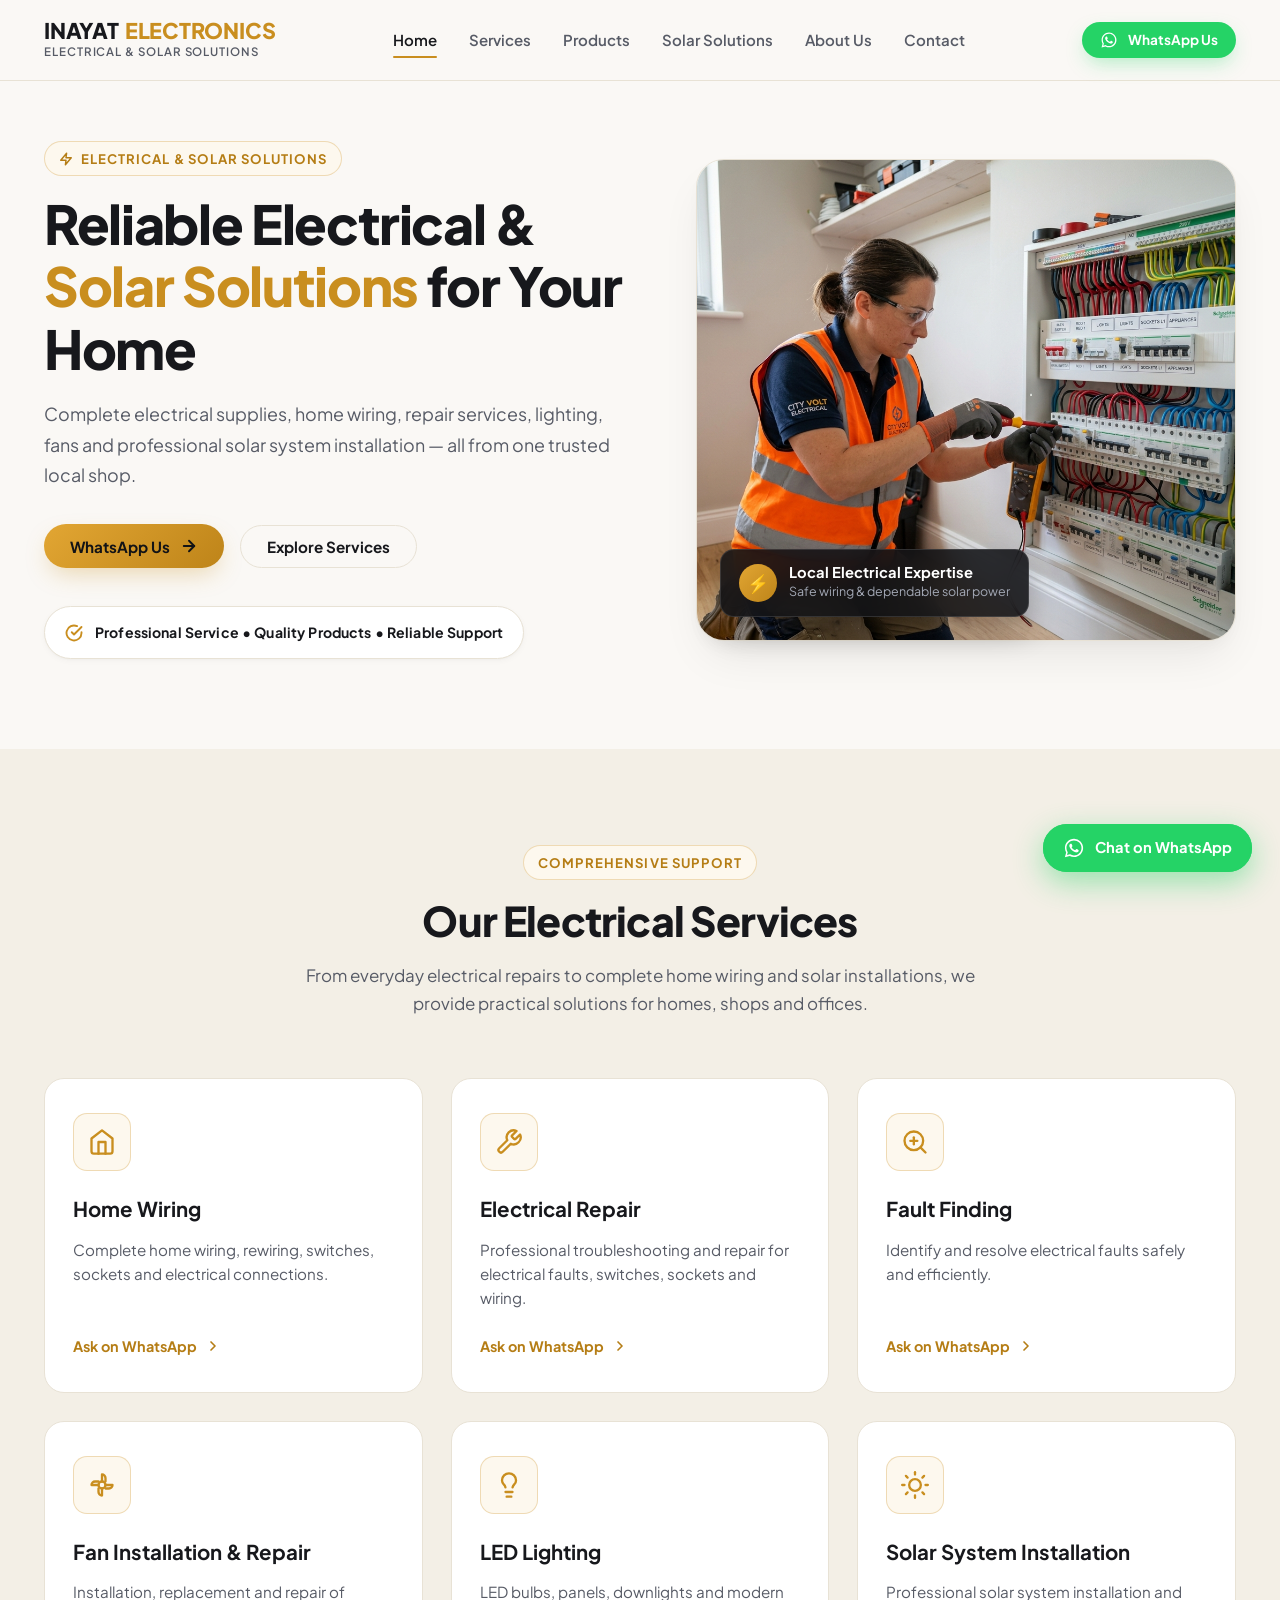
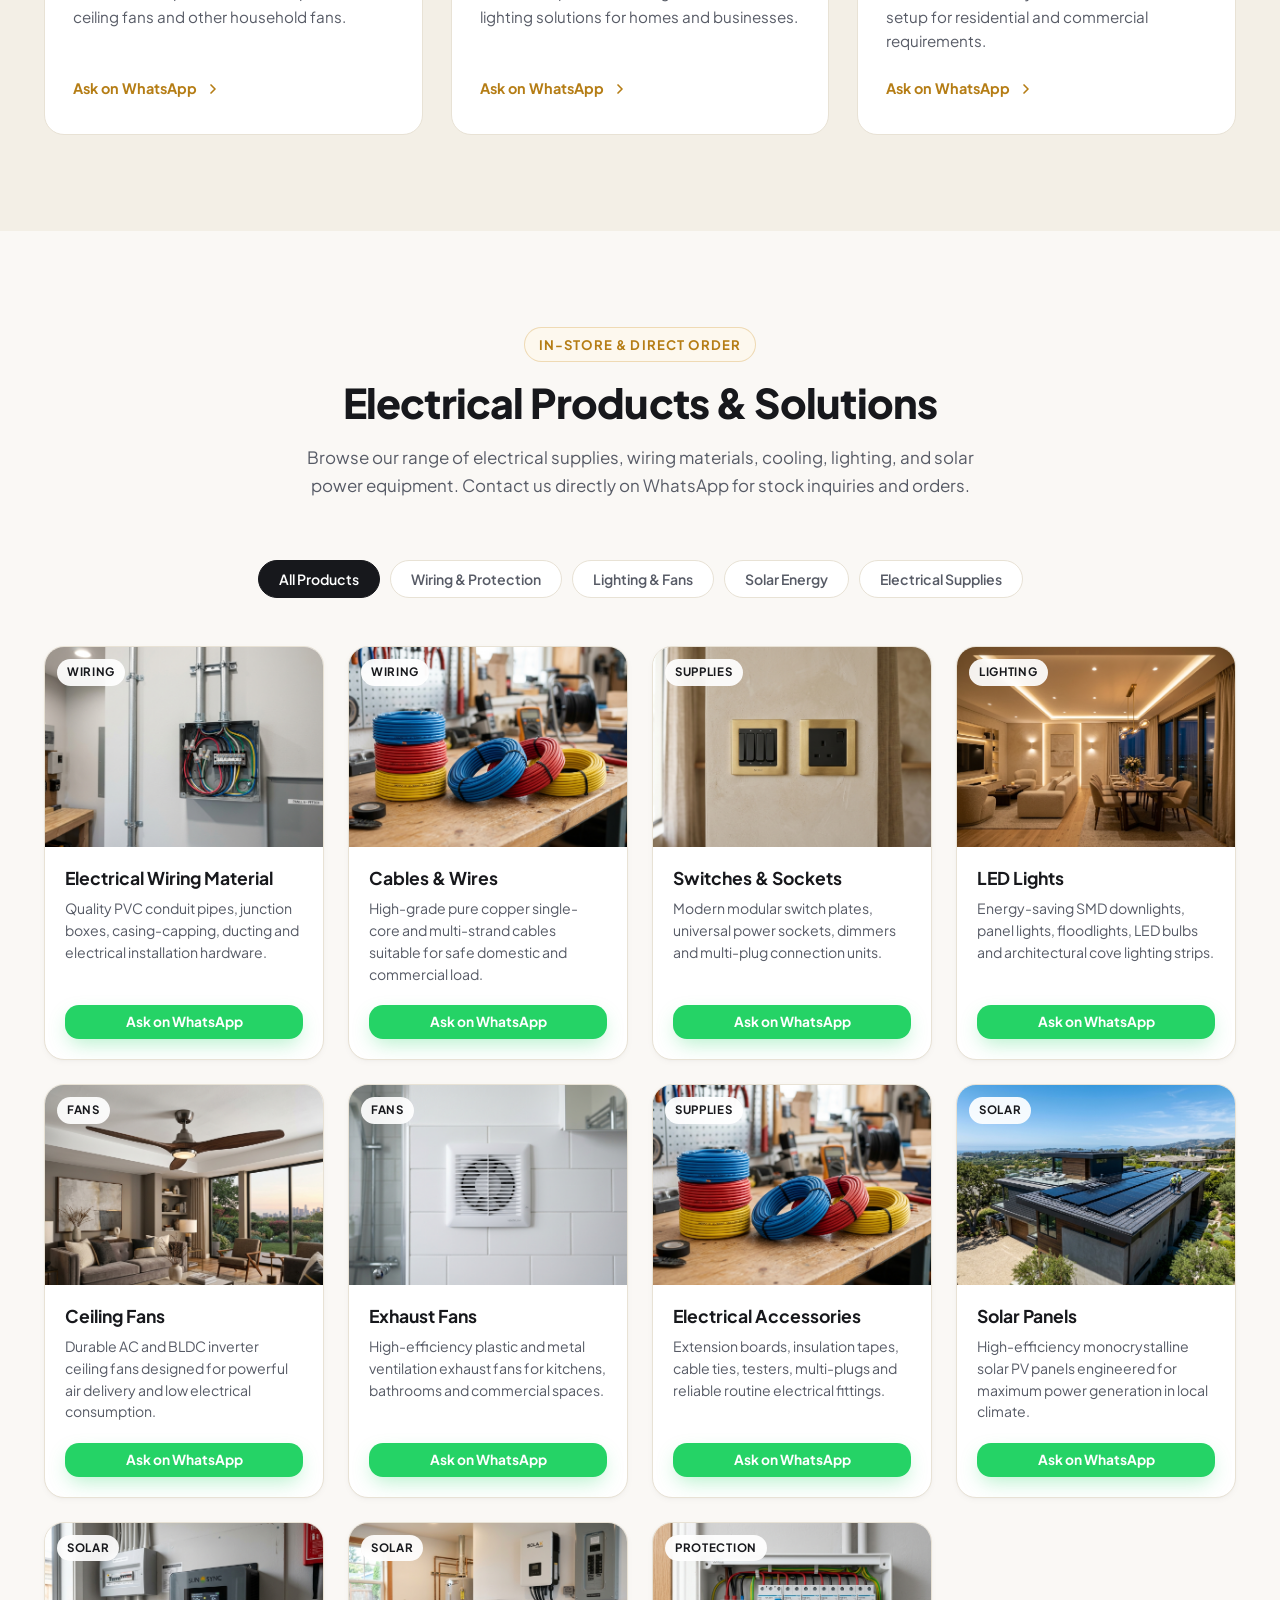
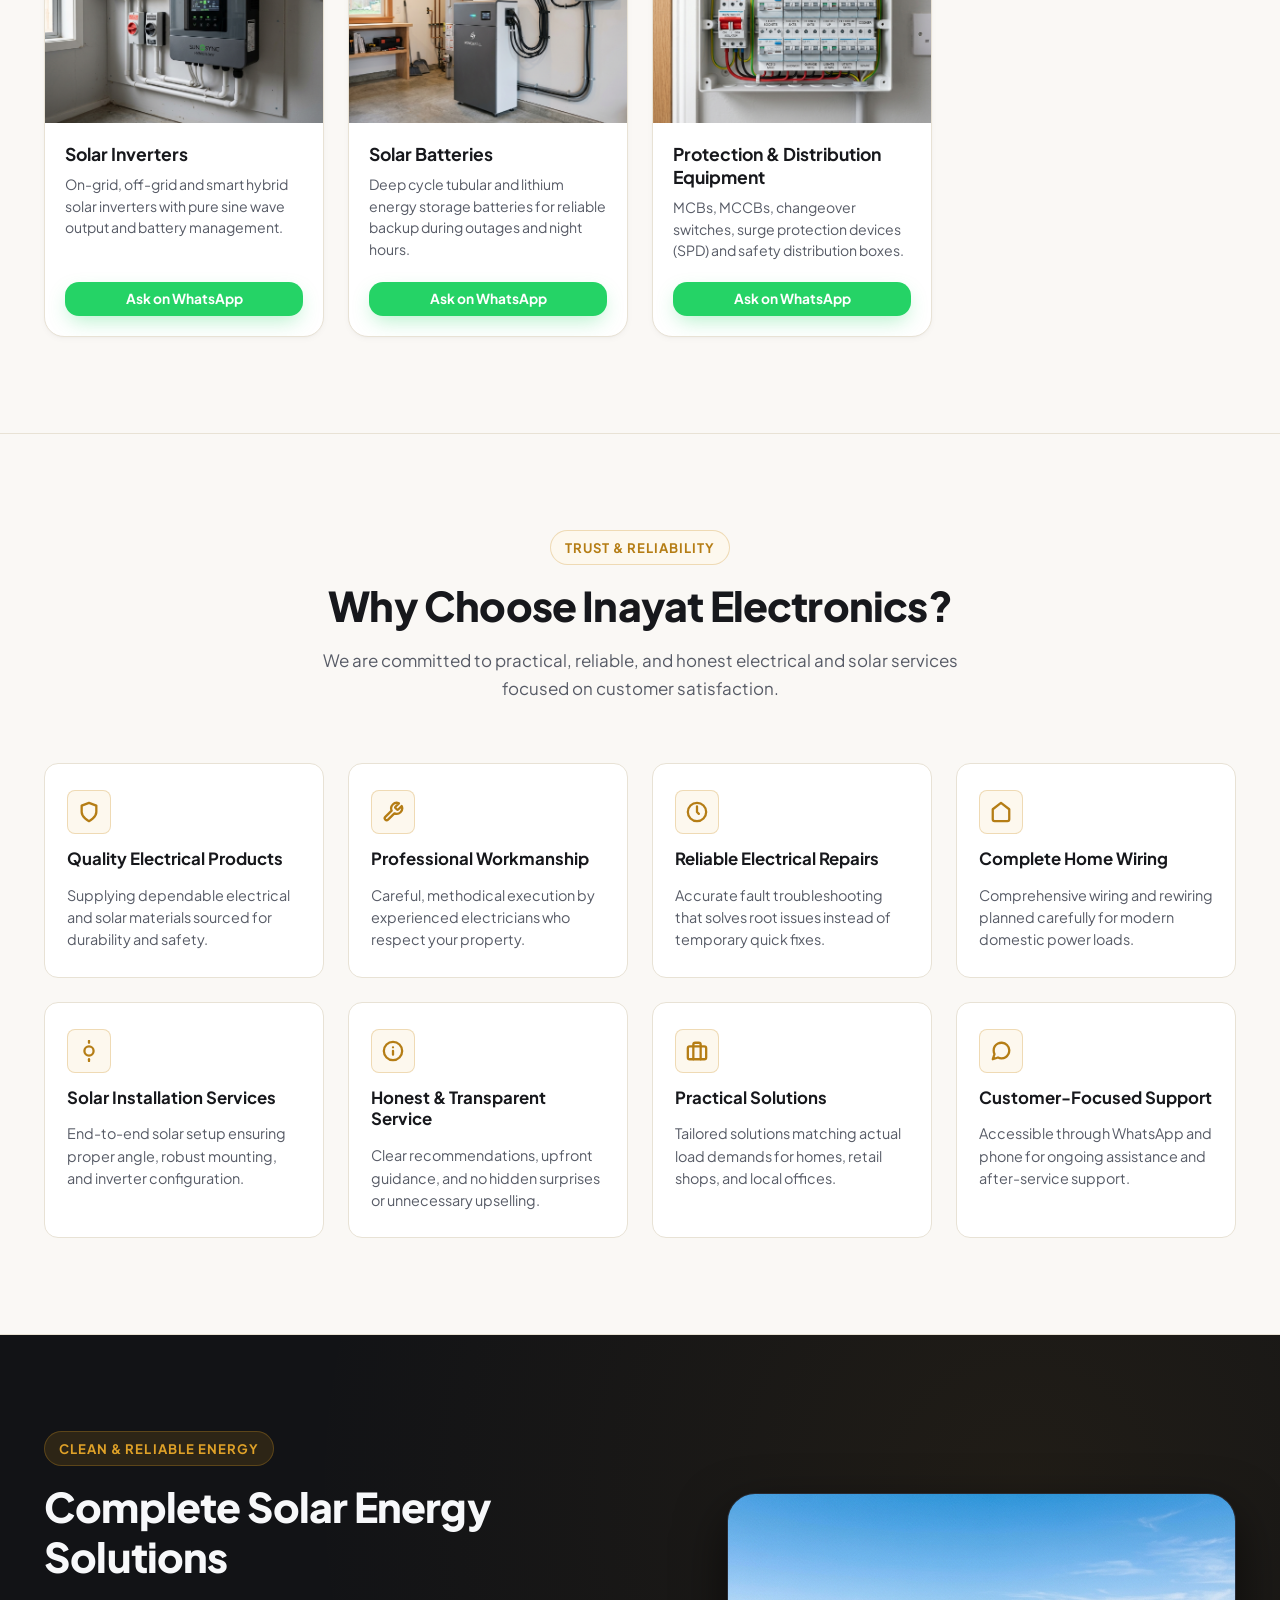
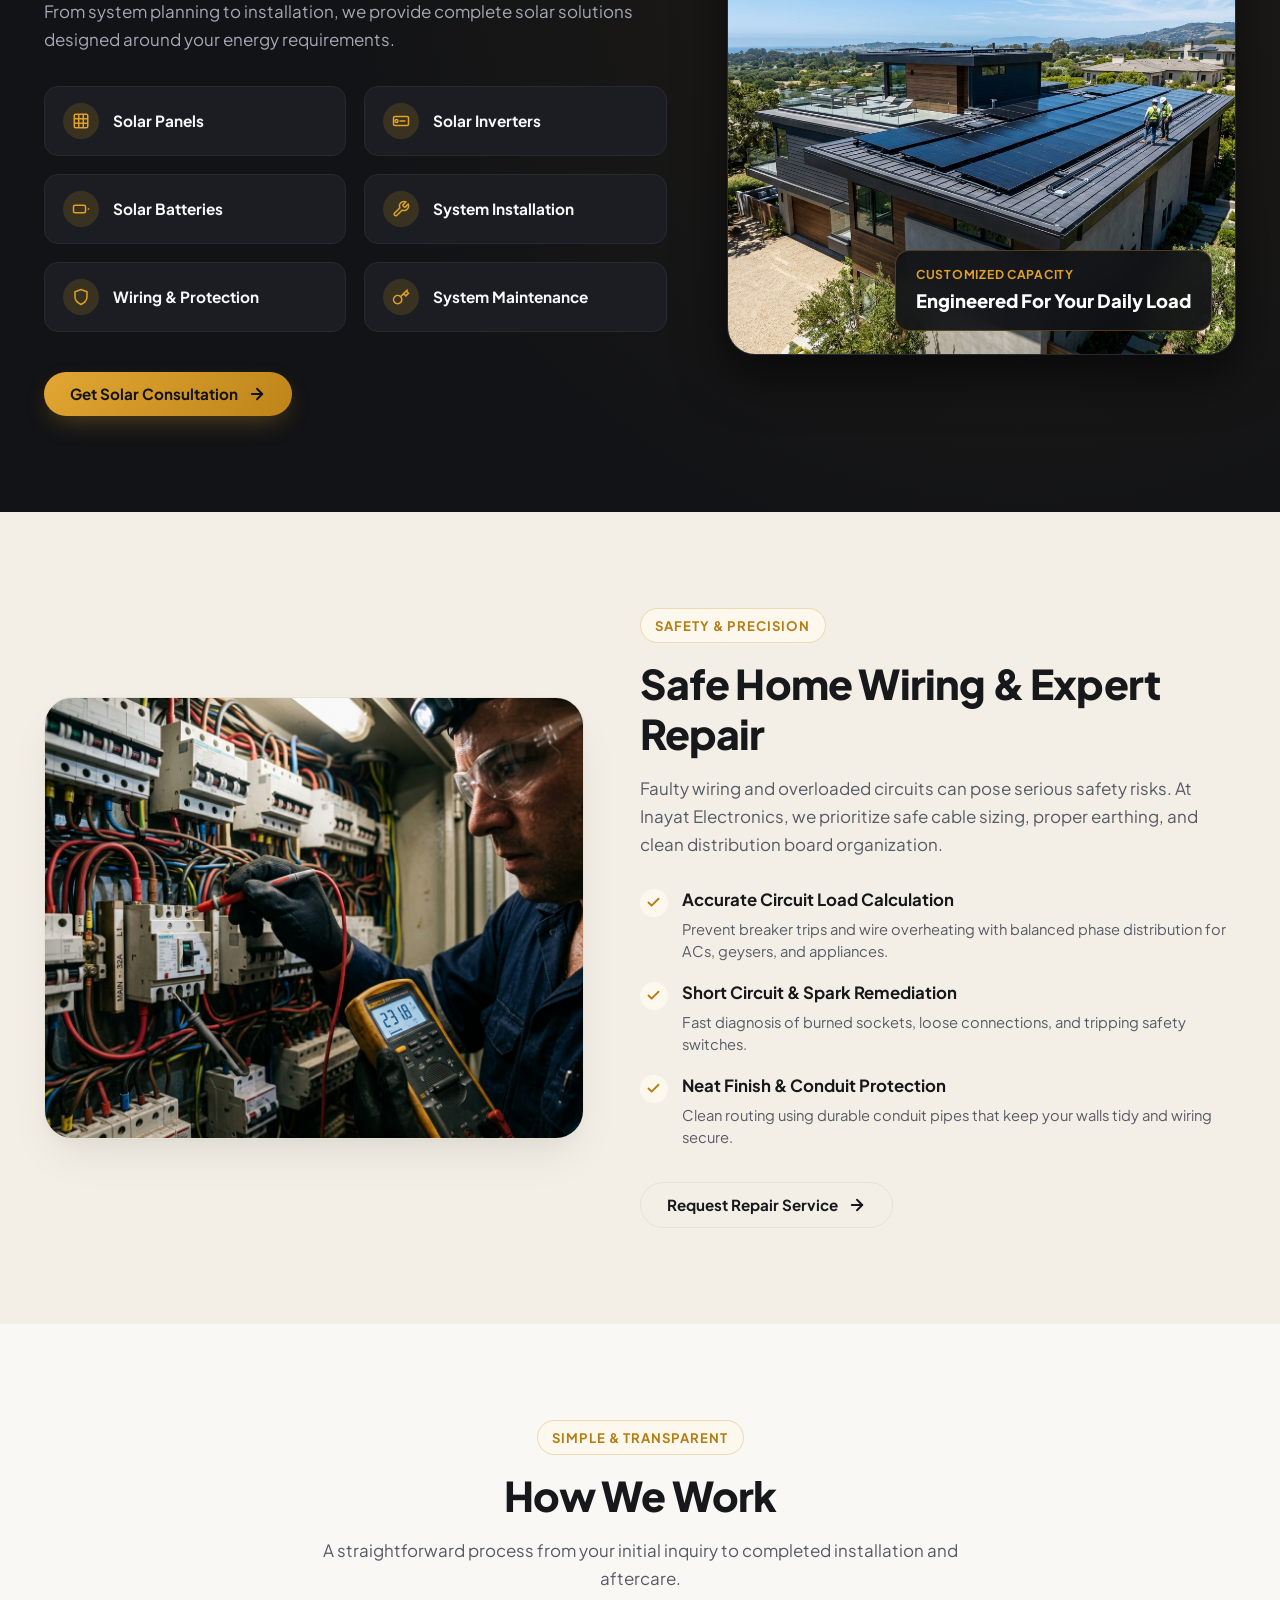
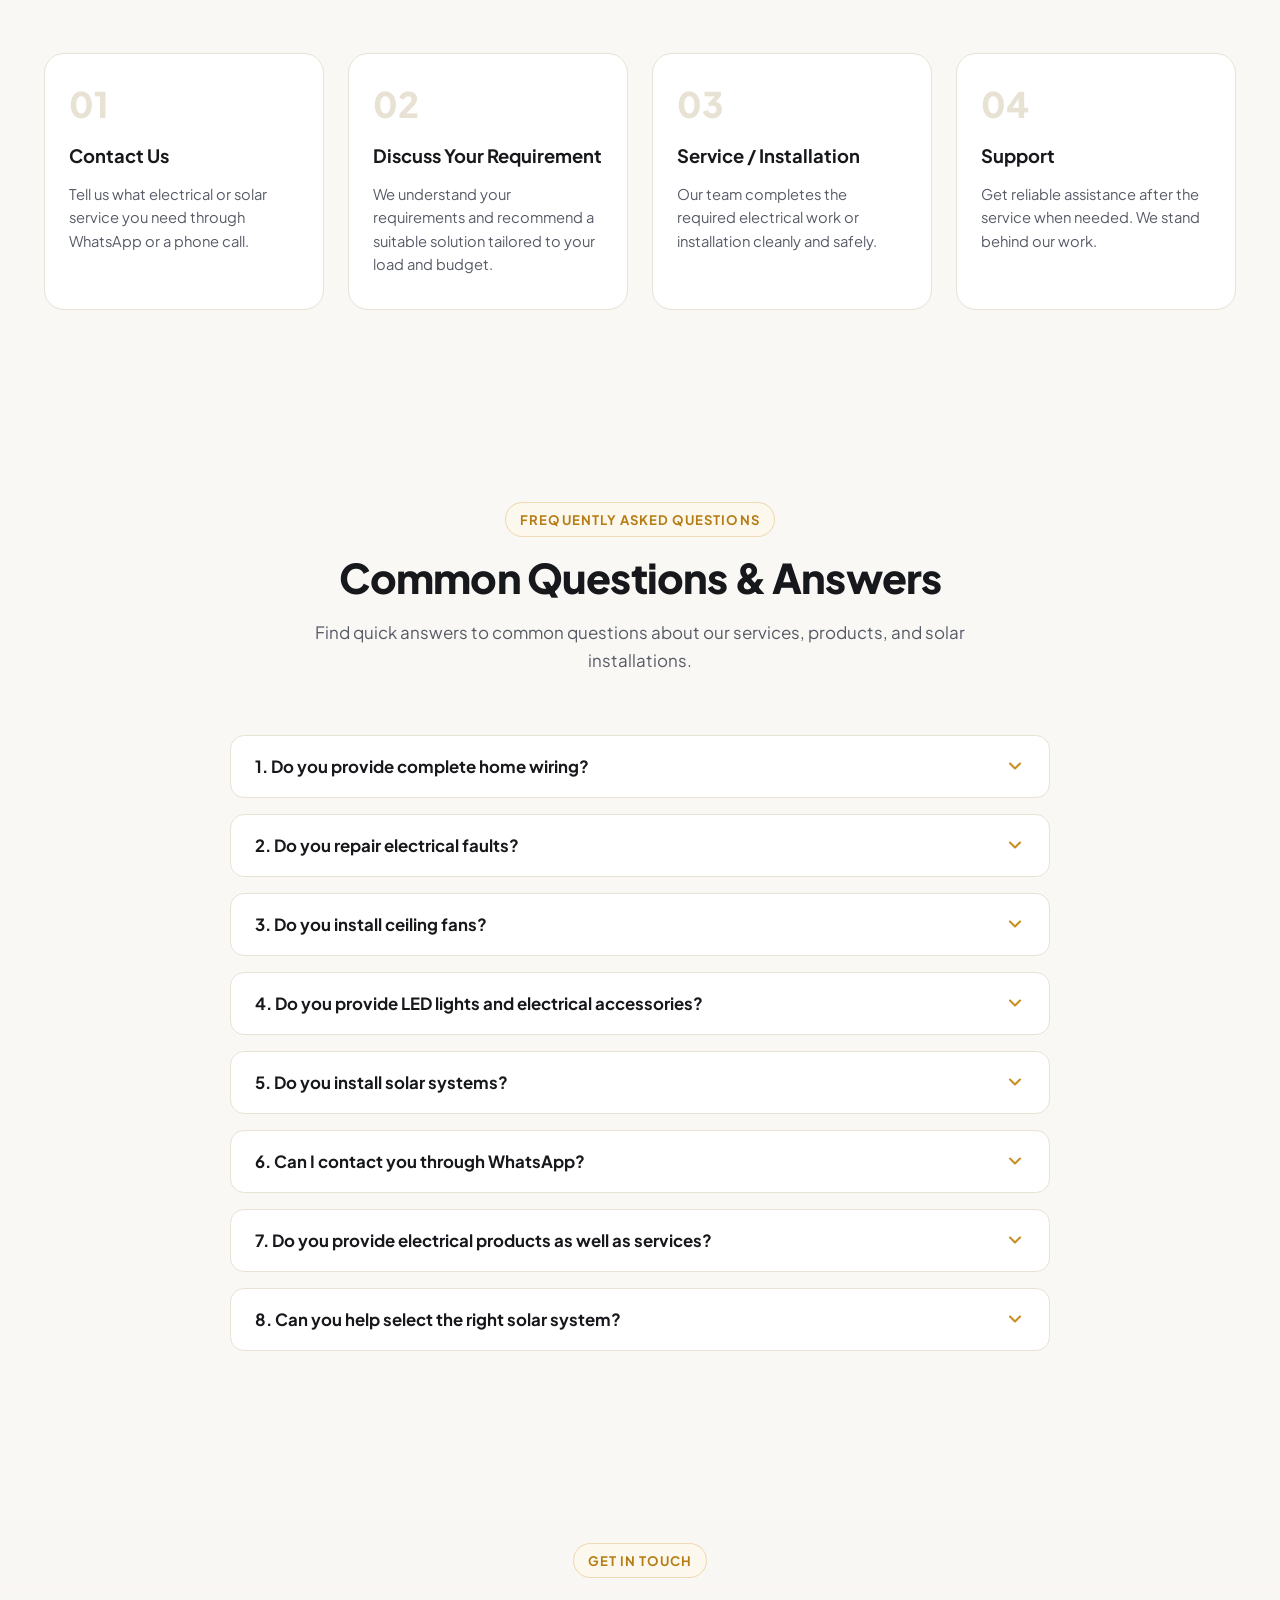
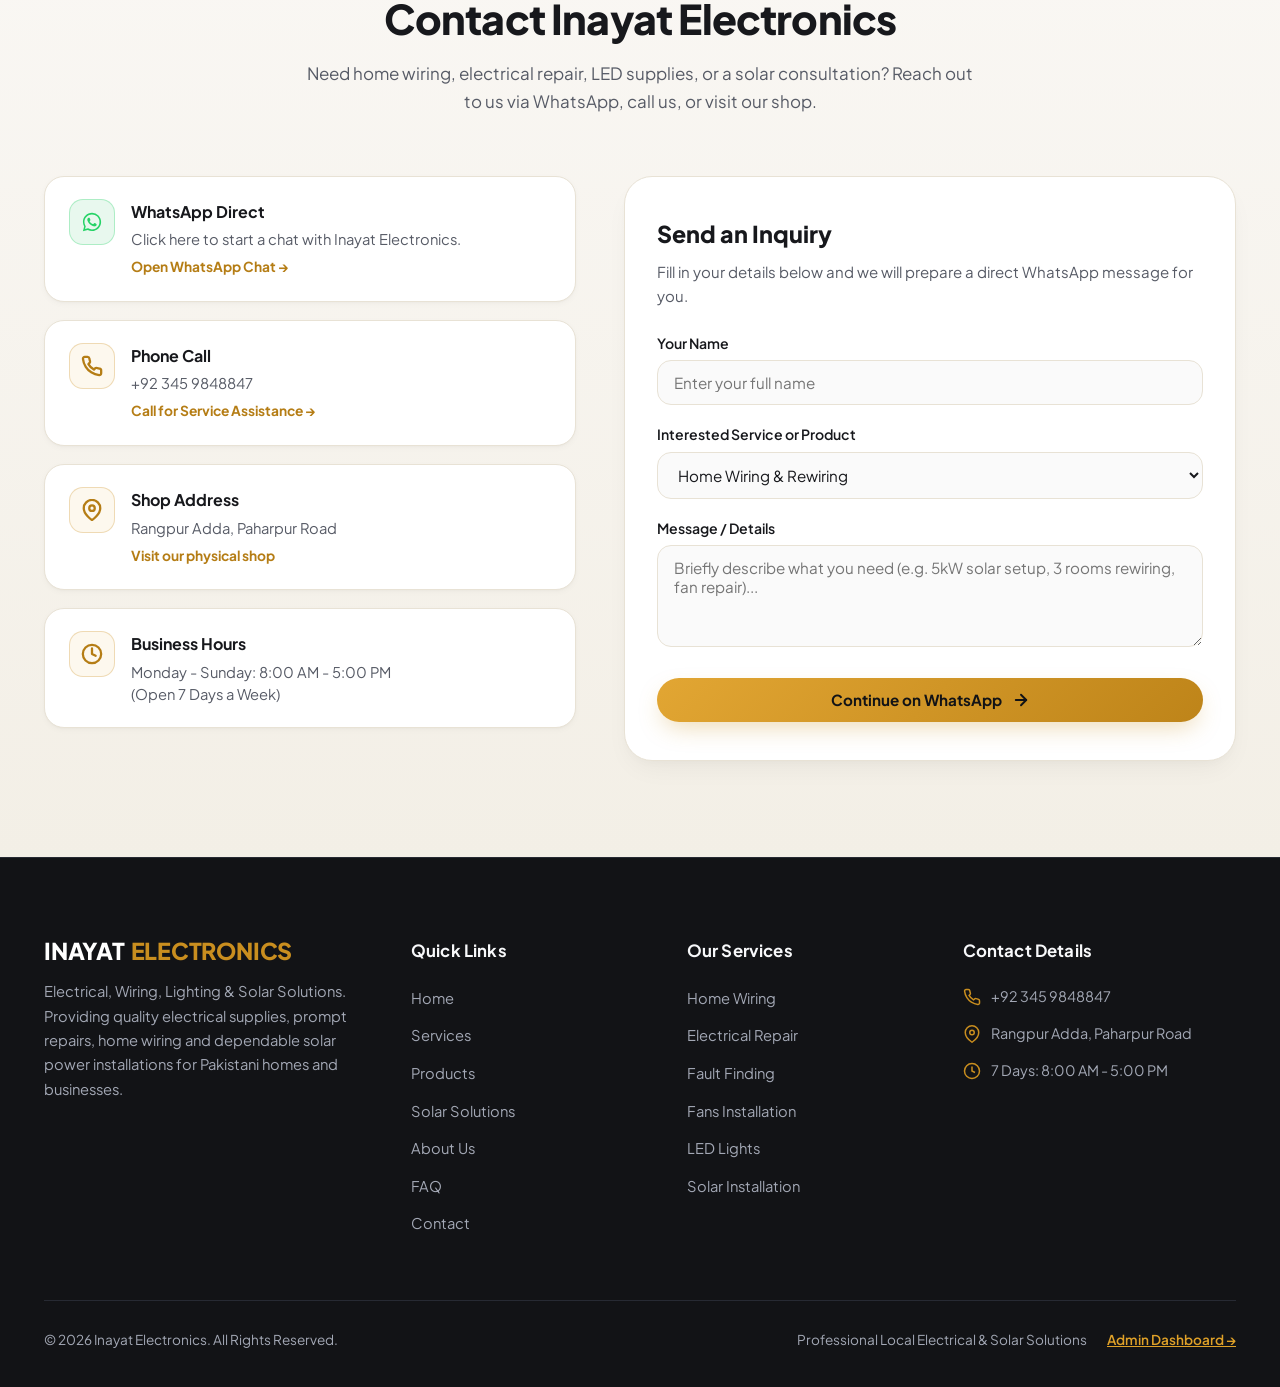
<file: index.html>
<!DOCTYPE html>
<html lang="en">
<head>
  <meta charset="UTF-8">
  <meta name="viewport" content="width=device-width, initial-scale=1.0">
  <title>Inayat Electronics | Electrical, Wiring, Lighting & Solar Solutions</title>
  <meta name="description" content="Inayat Electronics provides electrical supplies, home wiring, electrical repair, fans, LED lights, solar systems and professional solar installation services.">
  <meta name="robots" content="index, follow">

  <!-- Open Graph / Social Meta -->
  <meta property="og:type" content="website">
  <meta property="og:title" content="Inayat Electronics | Electrical, Wiring, Lighting & Solar Solutions">
  <meta property="og:description" content="Complete electrical supplies, home wiring, repair services, lighting, fans and professional solar system installation from one trusted local shop.">
  <meta property="og:image" content="assets/images/hero-electrician.jpg">

  <!-- Google Fonts: Plus Jakarta Sans -->
  <link rel="preconnect" href="https://fonts.googleapis.com">
  <link rel="preconnect" href="https://fonts.gstatic.com" crossorigin>
  <link href="https://fonts.googleapis.com/css2?family=Plus+Jakarta+Sans:wght@400;500;600;700;800&display=swap" rel="stylesheet">

  <!-- Stylesheet -->
  <link rel="stylesheet" href="css/style.css">

  <!-- Structured Data: LocalBusiness JSON-LD -->
  <script type="application/ld+json">
  {
    "@context": "https://schema.org",
    "@type": "Electrician",
    "name": "Inayat Electronics",
    "description": "Inayat Electronics provides electrical supplies, home wiring, electrical repair, fans, LED lights, solar systems and professional solar installation services.",
    "telephone": "+92-345-9848847",
    "address": {
      "@type": "PostalAddress",
      "streetAddress": "Rangpur Adda, Paharpur Road",
      "addressLocality": "Paharpur / Dera Ismail Khan",
      "addressCountry": "PK"
    },
    "openingHours": "Mo-Su 08:00-17:00",
    "priceRange": "$$",
    "areaServed": "Pakistan"
  }
  </script>
</head>
<body>

  <!-- Accessibility Skip Link -->
  <a href="#main-content" class="skip-link">Skip to main content</a>

  <!-- ==========================================================
       1. STICKY NAVBAR
       ========================================================== -->
  <header class="site-header" id="siteHeader">
    <div class="container navbar-inner">
      <a href="#hero" class="brand-logo" aria-label="Inayat Electronics Home">
        <span class="brand-name">INAYAT <span>ELECTRONICS</span></span>
        <span class="brand-tagline">Electrical & Solar Solutions</span>
      </a>

      <!-- Desktop Navigation Menu -->
      <nav class="nav-menu" aria-label="Primary Navigation">
        <a href="#hero" class="nav-link active">Home</a>
        <a href="#services" class="nav-link">Services</a>
        <a href="#products" class="nav-link">Products</a>
        <a href="#solar" class="nav-link">Solar Solutions</a>
        <a href="#about" class="nav-link">About Us</a>
        <a href="#contact" class="nav-link">Contact</a>
      </nav>

      <!-- Right Side CTA -->
      <div class="nav-cta-wrapper">
        <a href="#contact" class="btn btn-whatsapp btn-sm" data-wa-action="general">
          <svg viewBox="0 0 24 24" fill="currentColor" aria-hidden="true">
            <path d="M12.04 2c-5.46 0-9.91 4.45-9.91 9.91 0 1.75.46 3.45 1.32 4.95L2.05 22l5.25-1.38c1.45.79 3.08 1.21 4.74 1.21 5.46 0 9.91-4.45 9.91-9.91 0-2.65-1.03-5.14-2.9-7.01A9.82 9.82 0 0012.04 2zM12 20.09c-1.48 0-2.93-.4-4.2-1.15l-.3-.18-3.12.82.83-3.04-.2-.31a8.16 8.16 0 01-1.25-4.32c0-4.52 3.68-8.2 8.2-8.2 2.19 0 4.25.85 5.8 2.4 1.55 1.55 2.4 3.61 2.4 5.8 0 4.52-3.68 8.18-8.16 8.18zm4.49-6.14c-.25-.12-1.47-.72-1.7-.81-.23-.08-.39-.12-.56.12-.17.25-.64.81-.79.97-.14.17-.29.19-.54.06-.25-.12-1.05-.39-2-1.23-.74-.66-1.24-1.47-1.39-1.72-.14-.25-.02-.38.11-.51.11-.11.25-.29.37-.43.12-.15.17-.25.25-.42.08-.17.04-.31-.02-.44-.06-.12-.56-1.35-.77-1.85-.2-.49-.41-.42-.56-.43h-.48c-.17 0-.44.06-.67.31-.23.25-.88.86-.88 2.1 0 1.24.9 2.44 1.03 2.61.12.17 1.78 2.72 4.31 3.81.6.26 1.07.42 1.44.54.61.19 1.16.17 1.6.1.49-.07 1.47-.6 1.68-1.18.21-.58.21-1.07.15-1.18-.06-.12-.22-.19-.47-.31z"/>
          </svg>
          <span>WhatsApp Us</span>
        </a>
      </div>

      <!-- Mobile Hamburger Button -->
      <button class="mobile-nav-toggle" id="mobileNavToggle" aria-label="Toggle Navigation Menu" aria-expanded="false">
        <span></span>
        <span></span>
        <span></span>
      </button>
    </div>
  </header>

  <!-- Mobile Slide Drawer -->
  <div class="mobile-nav-drawer" id="mobileNavDrawer" aria-label="Mobile Navigation">
    <div class="mobile-menu-links">
      <a href="#hero" class="mobile-nav-link">Home</a>
      <a href="#services" class="mobile-nav-link">Services</a>
      <a href="#products" class="mobile-nav-link">Products</a>
      <a href="#solar" class="mobile-nav-link">Solar Solutions</a>
      <a href="#about" class="mobile-nav-link">About Us</a>
      <a href="#faq" class="mobile-nav-link">FAQ</a>
      <a href="#contact" class="mobile-nav-link">Contact</a>
    </div>
    <div class="mobile-drawer-footer">
      <a href="#contact" class="btn btn-whatsapp" style="width: 100%;" data-wa-action="general">
        <span>WhatsApp Us</span>
      </a>
    </div>
  </div>
  <div class="mobile-backdrop" id="mobileBackdrop"></div>

  <!-- MAIN CONTENT WRAPPER -->
  <main id="main-content">

    <!-- ==========================================================
         2. HERO SECTION
         ========================================================== -->
    <section class="section hero-section" id="hero">
      <div class="container hero-grid">
        <!-- Left Side: Content & CTAs -->
        <div class="hero-content">
          <div class="badge">
            <svg width="14" height="14" viewBox="0 0 24 24" fill="none" stroke="currentColor" stroke-width="2.5" stroke-linecap="round" stroke-linejoin="round"><path d="M13 2L3 14h9l-1 8 10-12h-9l1-8z"/></svg>
            Electrical &amp; Solar Solutions
          </div>
          
          <h1 class="hero-heading">
            Reliable Electrical &amp; <span class="accent">Solar Solutions</span> for Your Home
          </h1>
          
          <p class="hero-description">
            Complete electrical supplies, home wiring, repair services, lighting, fans and professional solar system installation — all from one trusted local shop.
          </p>

          <div class="hero-actions">
            <a href="#contact" class="btn btn-gold" data-wa-action="general">
              <span>WhatsApp Us</span>
              <svg viewBox="0 0 24 24" fill="none" stroke="currentColor" stroke-width="2.5" stroke-linecap="round" stroke-linejoin="round"><line x1="5" y1="12" x2="19" y2="12"></line><polyline points="12 5 19 12 12 19"></polyline></svg>
            </a>
            <a href="#services" class="btn btn-outline">
              <span>Explore Services</span>
            </a>
          </div>

          <div class="hero-trust-bar">
            <div class="trust-icon">
              <svg width="18" height="18" viewBox="0 0 24 24" fill="none" stroke="currentColor" stroke-width="2.5" stroke-linecap="round" stroke-linejoin="round"><path d="M22 11.08V12a10 10 0 1 1-5.93-9.14"></path><polyline points="22 4 12 14.01 9 11.01"></polyline></svg>
            </div>
            <div class="hero-trust-text">
              Professional Service • Quality Products • Reliable Support
            </div>
          </div>
        </div>

        <!-- Right Side: Realistic Electrician Image Showcase -->
        <div class="hero-media-wrapper">
          <div class="hero-media-card">
            <img src="assets/images/hero-electrician.jpg" alt="Professional electrician safely inspecting and organizing an electrical panel distribution board" width="600" height="450" fetchpriority="high">
          </div>
          <div class="hero-floating-badge">
            <div class="badge-icon-box">⚡</div>
            <div>
              <div class="badge-title">Local Electrical Expertise</div>
              <div class="badge-sub">Safe wiring &amp; dependable solar power</div>
            </div>
          </div>
        </div>
      </div>
    </section>

    <!-- ==========================================================
         3. SERVICES SECTION
         ========================================================== -->
    <section class="section section-secondary" id="services">
      <div class="container">
        <div class="section-header">
          <div class="badge">Comprehensive Support</div>
          <h2 class="section-title">Our Electrical Services</h2>
          <p class="section-desc">
            From everyday electrical repairs to complete home wiring and solar installations, we provide practical solutions for homes, shops and offices.
          </p>
        </div>

        <div class="services-grid">
          <!-- SERVICE 1: Home Wiring -->
          <article class="service-card">
            <div>
              <div class="service-icon-box">
                <svg viewBox="0 0 24 24" fill="none" stroke="currentColor" stroke-width="2" stroke-linecap="round" stroke-linejoin="round"><path d="M3 9l9-7 9 7v11a2 2 0 0 1-2 2H5a2 2 0 0 1-2-2z"></path><polyline points="9 22 9 12 15 12 15 22"></polyline></svg>
              </div>
              <h3 class="service-title">Home Wiring</h3>
              <p class="service-desc">
                Complete home wiring, rewiring, switches, sockets and electrical connections.
              </p>
            </div>
            <a href="#contact" class="service-cta-link" data-wa-action="home_wiring">
              <span>Ask on WhatsApp</span>
              <svg viewBox="0 0 24 24" fill="none" stroke="currentColor" stroke-width="2.5" stroke-linecap="round" stroke-linejoin="round"><polyline points="9 18 15 12 9 6"></polyline></svg>
            </a>
          </article>

          <!-- SERVICE 2: Electrical Repair -->
          <article class="service-card">
            <div>
              <div class="service-icon-box">
                <svg viewBox="0 0 24 24" fill="none" stroke="currentColor" stroke-width="2" stroke-linecap="round" stroke-linejoin="round"><path d="M14.7 6.3a1 1 0 0 0 0 1.4l1.6 1.6a1 1 0 0 0 1.4 0l3.77-3.77a6 6 0 0 1-7.94 7.94l-6.91 6.91a2.12 2.12 0 0 1-3-3l6.91-6.91a6 6 0 0 1 7.94-7.94l-3.76 3.76z"></path></svg>
              </div>
              <h3 class="service-title">Electrical Repair</h3>
              <p class="service-desc">
                Professional troubleshooting and repair for electrical faults, switches, sockets and wiring.
              </p>
            </div>
            <a href="#contact" class="service-cta-link" data-wa-action="electrical_repair">
              <span>Ask on WhatsApp</span>
              <svg viewBox="0 0 24 24" fill="none" stroke="currentColor" stroke-width="2.5" stroke-linecap="round" stroke-linejoin="round"><polyline points="9 18 15 12 9 6"></polyline></svg>
            </a>
          </article>

          <!-- SERVICE 3: Fault Finding -->
          <article class="service-card">
            <div>
              <div class="service-icon-box">
                <svg viewBox="0 0 24 24" fill="none" stroke="currentColor" stroke-width="2" stroke-linecap="round" stroke-linejoin="round"><circle cx="11" cy="11" r="8"></circle><line x1="21" y1="21" x2="16.65" y2="16.65"></line><line x1="11" y1="8" x2="11" y2="14"></line><line x1="8" y1="11" x2="14" y2="11"></line></svg>
              </div>
              <h3 class="service-title">Fault Finding</h3>
              <p class="service-desc">
                Identify and resolve electrical faults safely and efficiently.
              </p>
            </div>
            <a href="#contact" class="service-cta-link" data-wa-action="fault_finding">
              <span>Ask on WhatsApp</span>
              <svg viewBox="0 0 24 24" fill="none" stroke="currentColor" stroke-width="2.5" stroke-linecap="round" stroke-linejoin="round"><polyline points="9 18 15 12 9 6"></polyline></svg>
            </a>
          </article>

          <!-- SERVICE 4: Fan Installation & Repair -->
          <article class="service-card">
            <div>
              <div class="service-icon-box">
                <svg viewBox="0 0 24 24" fill="none" stroke="currentColor" stroke-width="2" stroke-linecap="round" stroke-linejoin="round"><circle cx="12" cy="12" r="3"></circle><path d="M12 9V3a3 3 0 0 1 3 3v3"></path><path d="M15 12h6a3 3 0 0 1-3 3h-3"></path><path d="M12 15v6a3 3 0 0 1-3-3v-3"></path><path d="M9 12H3a3 3 0 0 1 3-3h3"></path></svg>
              </div>
              <h3 class="service-title">Fan Installation &amp; Repair</h3>
              <p class="service-desc">
                Installation, replacement and repair of ceiling fans and other household fans.
              </p>
            </div>
            <a href="#contact" class="service-cta-link" data-wa-action="fan_service">
              <span>Ask on WhatsApp</span>
              <svg viewBox="0 0 24 24" fill="none" stroke="currentColor" stroke-width="2.5" stroke-linecap="round" stroke-linejoin="round"><polyline points="9 18 15 12 9 6"></polyline></svg>
            </a>
          </article>

          <!-- SERVICE 5: LED Lighting -->
          <article class="service-card">
            <div>
              <div class="service-icon-box">
                <svg viewBox="0 0 24 24" fill="none" stroke="currentColor" stroke-width="2" stroke-linecap="round" stroke-linejoin="round"><line x1="9" y1="18" x2="15" y2="18"></line><line x1="10" y1="22" x2="14" y2="22"></line><path d="M15.09 14c.18-.98.65-1.74 1.41-2.5A4.65 4.65 0 0 0 18 8 6 6 0 0 0 6 8c0 1 .23 2.23 1.5 3.5A4.61 4.61 0 0 1 8.91 14"></path></svg>
              </div>
              <h3 class="service-title">LED Lighting</h3>
              <p class="service-desc">
                LED bulbs, panels, downlights and modern lighting solutions for homes and businesses.
              </p>
            </div>
            <a href="#contact" class="service-cta-link" data-wa-action="led_lighting">
              <span>Ask on WhatsApp</span>
              <svg viewBox="0 0 24 24" fill="none" stroke="currentColor" stroke-width="2.5" stroke-linecap="round" stroke-linejoin="round"><polyline points="9 18 15 12 9 6"></polyline></svg>
            </a>
          </article>

          <!-- SERVICE 6: Solar System Installation -->
          <article class="service-card">
            <div>
              <div class="service-icon-box">
                <svg viewBox="0 0 24 24" fill="none" stroke="currentColor" stroke-width="2" stroke-linecap="round" stroke-linejoin="round"><circle cx="12" cy="12" r="5"></circle><line x1="12" y1="1" x2="12" y2="3"></line><line x1="12" y1="21" x2="12" y2="23"></line><line x1="4.22" y1="4.22" x2="5.64" y2="5.64"></line><line x1="18.36" y1="18.36" x2="19.78" y2="19.78"></line><line x1="1" y1="12" x2="3" y2="12"></line><line x1="21" y1="12" x2="23" y2="12"></line><line x1="4.22" y1="19.78" x2="5.64" y2="18.36"></line><line x1="18.36" y1="5.64" x2="19.78" y2="4.22"></line></svg>
              </div>
              <h3 class="service-title">Solar System Installation</h3>
              <p class="service-desc">
                Professional solar system installation and setup for residential and commercial requirements.
              </p>
            </div>
            <a href="#contact" class="service-cta-link" data-wa-action="solar_system">
              <span>Ask on WhatsApp</span>
              <svg viewBox="0 0 24 24" fill="none" stroke="currentColor" stroke-width="2.5" stroke-linecap="round" stroke-linejoin="round"><polyline points="9 18 15 12 9 6"></polyline></svg>
            </a>
          </article>
        </div>
      </div>
    </section>

    <!-- ==========================================================
         4. PRODUCTS SECTION
         ========================================================== -->
    <section class="section" id="products">
      <div class="container">
        <div class="section-header">
          <div class="badge">In-Store &amp; Direct Order</div>
          <h2 class="section-title">Electrical Products &amp; Solutions</h2>
          <p class="section-desc">
            Browse our range of electrical supplies, wiring materials, cooling, lighting, and solar power equipment. Contact us directly on WhatsApp for stock inquiries and orders.
          </p>
        </div>

        <!-- Filter Navigation Pills -->
        <div class="products-filter-bar">
          <button class="filter-btn active" data-filter="all">All Products</button>
          <button class="filter-btn" data-filter="wiring">Wiring &amp; Protection</button>
          <button class="filter-btn" data-filter="fixtures">Lighting &amp; Fans</button>
          <button class="filter-btn" data-filter="solar">Solar Energy</button>
          <button class="filter-btn" data-filter="supplies">Electrical Supplies</button>
        </div>

        <!-- Product Grid (11 Requested Items / Dynamic from Store) -->
        <div class="products-grid" id="mainProductsGrid">
          <!-- 1. Electrical Wiring Material -->
          <article class="product-card" data-category="wiring">
            <div class="product-thumb-box">
              <span class="product-category-tag">Wiring</span>
              <img src="assets/images/home-wiring.jpg" alt="Electrical Wiring Material conduits and junction boxes" loading="lazy" width="300" height="200">
            </div>
            <div class="product-info">
              <h3 class="product-name">Electrical Wiring Material</h3>
              <p class="product-description">
                Quality PVC conduit pipes, junction boxes, casing-capping, ducting and electrical installation hardware.
              </p>
              <button class="btn btn-whatsapp btn-sm" data-wa-action="product" data-product-name="Electrical Wiring Material">
                Ask on WhatsApp
              </button>
            </div>
          </article>

          <!-- 2. Cables & Wires -->
          <article class="product-card" data-category="wiring">
            <div class="product-thumb-box">
              <span class="product-category-tag">Wiring</span>
              <img src="assets/images/cables-wires.jpg" alt="Pure copper electrical cables and insulated wiring" loading="lazy" width="300" height="200">
            </div>
            <div class="product-info">
              <h3 class="product-name">Cables &amp; Wires</h3>
              <p class="product-description">
                High-grade pure copper single-core and multi-strand cables suitable for safe domestic and commercial load.
              </p>
              <button class="btn btn-whatsapp btn-sm" data-wa-action="product" data-product-name="Cables &amp; Wires">
                Ask on WhatsApp
              </button>
            </div>
          </article>

          <!-- 3. Switches & Sockets -->
          <article class="product-card" data-category="supplies">
            <div class="product-thumb-box">
              <span class="product-category-tag">Supplies</span>
              <img src="assets/images/switches-sockets.jpg" alt="Modern modular electrical switches and socket plates" loading="lazy" width="300" height="200">
            </div>
            <div class="product-info">
              <h3 class="product-name">Switches &amp; Sockets</h3>
              <p class="product-description">
                Modern modular switch plates, universal power sockets, dimmers and multi-plug connection units.
              </p>
              <button class="btn btn-whatsapp btn-sm" data-wa-action="product" data-product-name="Switches &amp; Sockets">
                Ask on WhatsApp
              </button>
            </div>
          </article>

          <!-- 4. LED Lights -->
          <article class="product-card" data-category="fixtures">
            <div class="product-thumb-box">
              <span class="product-category-tag">Lighting</span>
              <img src="assets/images/led-lighting.jpg" alt="Modern LED ceiling lights, downlights and spotlights" loading="lazy" width="300" height="200">
            </div>
            <div class="product-info">
              <h3 class="product-name">LED Lights</h3>
              <p class="product-description">
                Energy-saving SMD downlights, panel lights, floodlights, LED bulbs and architectural cove lighting strips.
              </p>
              <button class="btn btn-whatsapp btn-sm" data-wa-action="product" data-product-name="LED Lights">
                Ask on WhatsApp
              </button>
            </div>
          </article>

          <!-- 5. Ceiling Fans -->
          <article class="product-card" data-category="fixtures">
            <div class="product-thumb-box">
              <span class="product-category-tag">Fans</span>
              <img src="assets/images/ceiling-fan.jpg" alt="Designer ceiling fan with aerofoil blades" loading="lazy" width="300" height="200">
            </div>
            <div class="product-info">
              <h3 class="product-name">Ceiling Fans</h3>
              <p class="product-description">
                Durable AC and BLDC inverter ceiling fans designed for powerful air delivery and low electrical consumption.
              </p>
              <button class="btn btn-whatsapp btn-sm" data-wa-action="product" data-product-name="Ceiling Fans">
                Ask on WhatsApp
              </button>
            </div>
          </article>

          <!-- 6. Exhaust Fans -->
          <article class="product-card" data-category="fixtures">
            <div class="product-thumb-box">
              <span class="product-category-tag">Fans</span>
              <img src="assets/images/exhaust-fan.jpg" alt="White ventilation exhaust fan mounted on wall" loading="lazy" width="300" height="200">
            </div>
            <div class="product-info">
              <h3 class="product-name">Exhaust Fans</h3>
              <p class="product-description">
                High-efficiency plastic and metal ventilation exhaust fans for kitchens, bathrooms and commercial spaces.
              </p>
              <button class="btn btn-whatsapp btn-sm" data-wa-action="product" data-product-name="Exhaust Fans">
                Ask on WhatsApp
              </button>
            </div>
          </article>

          <!-- 7. Electrical Accessories -->
          <article class="product-card" data-category="supplies">
            <div class="product-thumb-box">
              <span class="product-category-tag">Supplies</span>
              <img src="assets/images/cables-wires.jpg" alt="Electrical accessories, extension cords and plugs" loading="lazy" width="300" height="200">
            </div>
            <div class="product-info">
              <h3 class="product-name">Electrical Accessories</h3>
              <p class="product-description">
                Extension boards, insulation tapes, cable ties, testers, multi-plugs and reliable routine electrical fittings.
              </p>
              <button class="btn btn-whatsapp btn-sm" data-wa-action="product" data-product-name="Electrical Accessories">
                Ask on WhatsApp
              </button>
            </div>
          </article>

          <!-- 8. Solar Panels -->
          <article class="product-card" data-category="solar">
            <div class="product-thumb-box">
              <span class="product-category-tag">Solar</span>
              <img src="assets/images/solar-installation.jpg" alt="High efficiency monocrystalline solar panels" loading="lazy" width="300" height="200">
            </div>
            <div class="product-info">
              <h3 class="product-name">Solar Panels</h3>
              <p class="product-description">
                High-efficiency monocrystalline solar PV panels engineered for maximum power generation in local climate.
              </p>
              <button class="btn btn-whatsapp btn-sm" data-wa-action="product" data-product-name="Solar Panels">
                Ask on WhatsApp
              </button>
            </div>
          </article>

          <!-- 9. Solar Inverters -->
          <article class="product-card" data-category="solar">
            <div class="product-thumb-box">
              <span class="product-category-tag">Solar</span>
              <img src="assets/images/solar-inverter.jpg" alt="Hybrid solar power inverter mounted on utility wall" loading="lazy" width="300" height="200">
            </div>
            <div class="product-info">
              <h3 class="product-name">Solar Inverters</h3>
              <p class="product-description">
                On-grid, off-grid and smart hybrid solar inverters with pure sine wave output and battery management.
              </p>
              <button class="btn btn-whatsapp btn-sm" data-wa-action="product" data-product-name="Solar Inverters">
                Ask on WhatsApp
              </button>
            </div>
          </article>

          <!-- 10. Solar Batteries -->
          <article class="product-card" data-category="solar">
            <div class="product-thumb-box">
              <span class="product-category-tag">Solar</span>
              <img src="assets/images/solar-battery.jpg" alt="Solar energy storage battery bank" loading="lazy" width="300" height="200">
            </div>
            <div class="product-info">
              <h3 class="product-name">Solar Batteries</h3>
              <p class="product-description">
                Deep cycle tubular and lithium energy storage batteries for reliable backup during outages and night hours.
              </p>
              <button class="btn btn-whatsapp btn-sm" data-wa-action="product" data-product-name="Solar Batteries">
                Ask on WhatsApp
              </button>
            </div>
          </article>

          <!-- 11. Protection & Distribution Equipment -->
          <article class="product-card" data-category="wiring">
            <div class="product-thumb-box">
              <span class="product-category-tag">Protection</span>
              <img src="assets/images/distribution-board.jpg" alt="Electrical distribution board with miniature circuit breakers" loading="lazy" width="300" height="200">
            </div>
            <div class="product-info">
              <h3 class="product-name">Protection &amp; Distribution Equipment</h3>
              <p class="product-description">
                MCBs, MCCBs, changeover switches, surge protection devices (SPD) and safety distribution boxes.
              </p>
              <button class="btn btn-whatsapp btn-sm" data-wa-action="product" data-product-name="Protection &amp; Distribution Equipment">
                Ask on WhatsApp
              </button>
            </div>
          </article>
        </div>
      </div>
    </section>

    <!-- ==========================================================
         5. WHY CHOOSE US
         ========================================================== -->
    <section class="section why-choose-section" id="about">
      <div class="container">
        <div class="section-header">
          <div class="badge">Trust &amp; Reliability</div>
          <h2 class="section-title">Why Choose Inayat Electronics?</h2>
          <p class="section-desc">
            We are committed to practical, reliable, and honest electrical and solar services focused on customer satisfaction.
          </p>
        </div>

        <div class="why-grid">
          <!-- Point 1 -->
          <div class="why-card">
            <div class="why-icon">
              <svg viewBox="0 0 24 24" fill="none" stroke="currentColor" stroke-width="2.5" stroke-linecap="round" stroke-linejoin="round"><path d="M12 22s8-4 8-10V5l-8-3-8 3v7c0 6 8 10 8 10z"></path></svg>
            </div>
            <h3 class="why-title">Quality Electrical Products</h3>
            <p class="why-text">Supplying dependable electrical and solar materials sourced for durability and safety.</p>
          </div>

          <!-- Point 2 -->
          <div class="why-card">
            <div class="why-icon">
              <svg viewBox="0 0 24 24" fill="none" stroke="currentColor" stroke-width="2.5" stroke-linecap="round" stroke-linejoin="round"><path d="M14.7 6.3a1 1 0 0 0 0 1.4l1.6 1.6a1 1 0 0 0 1.4 0l3.77-3.77a6 6 0 0 1-7.94 7.94l-6.91 6.91a2.12 2.12 0 0 1-3-3l6.91-6.91a6 6 0 0 1 7.94-7.94l-3.76 3.76z"></path></svg>
            </div>
            <h3 class="why-title">Professional Workmanship</h3>
            <p class="why-text">Careful, methodical execution by experienced electricians who respect your property.</p>
          </div>

          <!-- Point 3 -->
          <div class="why-card">
            <div class="why-icon">
              <svg viewBox="0 0 24 24" fill="none" stroke="currentColor" stroke-width="2.5" stroke-linecap="round" stroke-linejoin="round"><circle cx="12" cy="12" r="10"></circle><polyline points="12 6 12 12 14 14"></polyline></svg>
            </div>
            <h3 class="why-title">Reliable Electrical Repairs</h3>
            <p class="why-text">Accurate fault troubleshooting that solves root issues instead of temporary quick fixes.</p>
          </div>

          <!-- Point 4 -->
          <div class="why-card">
            <div class="why-icon">
              <svg viewBox="0 0 24 24" fill="none" stroke="currentColor" stroke-width="2.5" stroke-linecap="round" stroke-linejoin="round"><path d="M3 9l9-7 9 7v11a2 2 0 0 1-2 2H5a2 2 0 0 1-2-2z"></path></svg>
            </div>
            <h3 class="why-title">Complete Home Wiring</h3>
            <p class="why-text">Comprehensive wiring and rewiring planned carefully for modern domestic power loads.</p>
          </div>

          <!-- Point 5 -->
          <div class="why-card">
            <div class="why-icon">
              <svg viewBox="0 0 24 24" fill="none" stroke="currentColor" stroke-width="2.5" stroke-linecap="round" stroke-linejoin="round"><circle cx="12" cy="12" r="5"></circle><line x1="12" y1="1" x2="12" y2="3"></line><line x1="12" y1="21" x2="12" y2="23"></line></svg>
            </div>
            <h3 class="why-title">Solar Installation Services</h3>
            <p class="why-text">End-to-end solar setup ensuring proper angle, robust mounting, and inverter configuration.</p>
          </div>

          <!-- Point 6 -->
          <div class="why-card">
            <div class="why-icon">
              <svg viewBox="0 0 24 24" fill="none" stroke="currentColor" stroke-width="2.5" stroke-linecap="round" stroke-linejoin="round"><circle cx="12" cy="12" r="10"></circle><line x1="12" y1="16" x2="12" y2="12"></line><line x1="12" y1="8" x2="12.01" y2="8"></line></svg>
            </div>
            <h3 class="why-title">Honest &amp; Transparent Service</h3>
            <p class="why-text">Clear recommendations, upfront guidance, and no hidden surprises or unnecessary upselling.</p>
          </div>

          <!-- Point 7 -->
          <div class="why-card">
            <div class="why-icon">
              <svg viewBox="0 0 24 24" fill="none" stroke="currentColor" stroke-width="2.5" stroke-linecap="round" stroke-linejoin="round"><rect x="2" y="7" width="20" height="14" rx="2" ry="2"></rect><path d="M16 21V5a2 2 0 0 0-2-2h-4a2 2 0 0 0-2 2v16"></path></svg>
            </div>
            <h3 class="why-title">Practical Solutions</h3>
            <p class="why-text">Tailored solutions matching actual load demands for homes, retail shops, and local offices.</p>
          </div>

          <!-- Point 8 -->
          <div class="why-card">
            <div class="why-icon">
              <svg viewBox="0 0 24 24" fill="none" stroke="currentColor" stroke-width="2.5" stroke-linecap="round" stroke-linejoin="round"><path d="M21 11.5a8.38 8.38 0 0 1-.9 3.8 8.5 8.5 0 0 1-7.6 4.7 8.38 8.38 0 0 1-3.8-.9L3 21l1.9-5.7a8.38 8.38 0 0 1-.9-3.8 8.5 8.5 0 0 1 4.7-7.6 8.38 8.38 0 0 1 3.8-.9h.5a8.48 8.48 0 0 1 8 8v.5z"></path></svg>
            </div>
            <h3 class="why-title">Customer-Focused Support</h3>
            <p class="why-text">Accessible through WhatsApp and phone for ongoing assistance and after-service support.</p>
          </div>
        </div>
      </div>
    </section>

    <!-- ==========================================================
         6. SOLAR SECTION (DEEP CHARCOAL DARK THEME)
         ========================================================== -->
    <section class="section section-dark solar-section" id="solar">
      <div class="container solar-grid">
        <!-- Left Side: Information & Pillars -->
        <div class="solar-content">
          <div class="badge">Clean &amp; Reliable Energy</div>
          <h2 class="section-title">Complete Solar Energy Solutions</h2>
          <p class="section-desc">
            From system planning to installation, we provide complete solar solutions designed around your energy requirements.
          </p>

          <div class="solar-pillars-grid">
            <div class="solar-pillar-item">
              <div class="solar-pillar-icon">
                <svg viewBox="0 0 24 24" fill="none" stroke="currentColor" stroke-width="2"><rect x="3" y="3" width="18" height="18" rx="2"></rect><line x1="3" y1="9" x2="21" y2="9"></line><line x1="3" y1="15" x2="21" y2="15"></line><line x1="9" y1="3" x2="9" y2="21"></line><line x1="15" y1="3" x2="15" y2="21"></line></svg>
              </div>
              <span class="solar-pillar-title">Solar Panels</span>
            </div>

            <div class="solar-pillar-item">
              <div class="solar-pillar-icon">
                <svg viewBox="0 0 24 24" fill="none" stroke="currentColor" stroke-width="2"><rect x="2" y="6" width="20" height="12" rx="2"></rect><circle cx="6" cy="12" r="2"></circle><line x1="10" y1="12" x2="18" y2="12"></line></svg>
              </div>
              <span class="solar-pillar-title">Solar Inverters</span>
            </div>

            <div class="solar-pillar-item">
              <div class="solar-pillar-icon">
                <svg viewBox="0 0 24 24" fill="none" stroke="currentColor" stroke-width="2"><rect x="2" y="7" width="16" height="10" rx="2"></rect><line x1="22" y1="11" x2="22" y2="13"></line></svg>
              </div>
              <span class="solar-pillar-title">Solar Batteries</span>
            </div>

            <div class="solar-pillar-item">
              <div class="solar-pillar-icon">
                <svg viewBox="0 0 24 24" fill="none" stroke="currentColor" stroke-width="2"><path d="M14.7 6.3a1 1 0 0 0 0 1.4l1.6 1.6a1 1 0 0 0 1.4 0l3.77-3.77a6 6 0 0 1-7.94 7.94l-6.91 6.91a2.12 2.12 0 0 1-3-3l6.91-6.91a6 6 0 0 1 7.94-7.94l-3.76 3.76z"></path></svg>
              </div>
              <span class="solar-pillar-title">System Installation</span>
            </div>

            <div class="solar-pillar-item">
              <div class="solar-pillar-icon">
                <svg viewBox="0 0 24 24" fill="none" stroke="currentColor" stroke-width="2"><path d="M12 22s8-4 8-10V5l-8-3-8 3v7c0 6 8 10 8 10z"></path></svg>
              </div>
              <span class="solar-pillar-title">Wiring &amp; Protection</span>
            </div>

            <div class="solar-pillar-item">
              <div class="solar-pillar-icon">
                <svg viewBox="0 0 24 24" fill="none" stroke="currentColor" stroke-width="2"><path d="M21 2l-2 2m-7.61 7.61a5.5 5.5 0 1 1-7.778 7.778 5.5 5.5 0 0 1 7.777-7.777zm0 0L15.5 7.5m0 0l3 3L22 7l-3-3m-3.5 3.5L19 4"></path></svg>
              </div>
              <span class="solar-pillar-title">System Maintenance</span>
            </div>
          </div>

          <a href="#contact" class="btn btn-gold" data-wa-action="solar_consultation">
            <span>Get Solar Consultation</span>
            <svg viewBox="0 0 24 24" fill="none" stroke="currentColor" stroke-width="2.5" stroke-linecap="round" stroke-linejoin="round"><line x1="5" y1="12" x2="19" y2="12"></line><polyline points="12 5 19 12 12 19"></polyline></svg>
          </a>
        </div>

        <!-- Right Side: Rooftop Solar Installation Image -->
        <div class="solar-media-container">
          <div class="solar-media-box">
            <img src="assets/images/solar-installation.jpg" alt="Rooftop solar panel installation on modern residential architecture" loading="lazy" width="600" height="460">
          </div>
          <div class="solar-stat-chip">
            <div class="chip-label">Customized Capacity</div>
            <div class="chip-val">Engineered For Your Daily Load</div>
          </div>
        </div>
      </div>
    </section>

    <!-- ==========================================================
         7. ELECTRICAL REPAIR & WIRING SPOTLIGHT
         ========================================================== -->
    <section class="section wiring-spotlight-section">
      <div class="container wiring-spotlight-grid">
        <div class="wiring-media-box">
          <img src="assets/images/electrical-repair.jpg" alt="Electrician diagnosing circuit breaker using multimeter" loading="lazy" width="600" height="440">
        </div>

        <div class="wiring-content">
          <div class="badge">Safety &amp; Precision</div>
          <h2 class="section-title">Safe Home Wiring &amp; Expert Repair</h2>
          <p class="section-desc">
            Faulty wiring and overloaded circuits can pose serious safety risks. At Inayat Electronics, we prioritize safe cable sizing, proper earthing, and clean distribution board organization.
          </p>

          <div class="wiring-feature-list">
            <div class="wiring-feature-item">
              <div class="wiring-feature-icon">
                <svg viewBox="0 0 24 24" fill="none" stroke="currentColor" stroke-width="3" stroke-linecap="round" stroke-linejoin="round"><polyline points="20 6 9 17 4 12"></polyline></svg>
              </div>
              <div class="wiring-feature-content">
                <h4>Accurate Circuit Load Calculation</h4>
                <p>Prevent breaker trips and wire overheating with balanced phase distribution for ACs, geysers, and appliances.</p>
              </div>
            </div>

            <div class="wiring-feature-item">
              <div class="wiring-feature-icon">
                <svg viewBox="0 0 24 24" fill="none" stroke="currentColor" stroke-width="3" stroke-linecap="round" stroke-linejoin="round"><polyline points="20 6 9 17 4 12"></polyline></svg>
              </div>
              <div class="wiring-feature-content">
                <h4>Short Circuit &amp; Spark Remediation</h4>
                <p>Fast diagnosis of burned sockets, loose connections, and tripping safety switches.</p>
              </div>
            </div>

            <div class="wiring-feature-item">
              <div class="wiring-feature-icon">
                <svg viewBox="0 0 24 24" fill="none" stroke="currentColor" stroke-width="3" stroke-linecap="round" stroke-linejoin="round"><polyline points="20 6 9 17 4 12"></polyline></svg>
              </div>
              <div class="wiring-feature-content">
                <h4>Neat Finish &amp; Conduit Protection</h4>
                <p>Clean routing using durable conduit pipes that keep your walls tidy and wiring secure.</p>
              </div>
            </div>
          </div>

          <a href="#contact" class="btn btn-outline" data-wa-action="electrical_repair">
            <span>Request Repair Service</span>
            <svg viewBox="0 0 24 24" fill="none" stroke="currentColor" stroke-width="2.5" stroke-linecap="round" stroke-linejoin="round"><line x1="5" y1="12" x2="19" y2="12"></line><polyline points="12 5 19 12 12 19"></polyline></svg>
          </a>
        </div>
      </div>
    </section>

    <!-- ==========================================================
         8. HOW WE WORK (4-STEP PROCESS)
         ========================================================== -->
    <section class="section" id="process">
      <div class="container">
        <div class="section-header">
          <div class="badge">Simple &amp; Transparent</div>
          <h2 class="section-title">How We Work</h2>
          <p class="section-desc">
            A straightforward process from your initial inquiry to completed installation and aftercare.
          </p>
        </div>

        <div class="steps-grid">
          <!-- Step 1 -->
          <div class="step-card">
            <div class="step-number">01</div>
            <h3 class="step-title">Contact Us</h3>
            <p class="step-desc">Tell us what electrical or solar service you need through WhatsApp or a phone call.</p>
          </div>

          <!-- Step 2 -->
          <div class="step-card">
            <div class="step-number">02</div>
            <h3 class="step-title">Discuss Your Requirement</h3>
            <p class="step-desc">We understand your requirements and recommend a suitable solution tailored to your load and budget.</p>
          </div>

          <!-- Step 3 -->
          <div class="step-card">
            <div class="step-number">03</div>
            <h3 class="step-title">Service / Installation</h3>
            <p class="step-desc">Our team completes the required electrical work or installation cleanly and safely.</p>
          </div>

          <!-- Step 4 -->
          <div class="step-card">
            <div class="step-number">04</div>
            <h3 class="step-title">Support</h3>
            <p class="step-desc">Get reliable assistance after the service when needed. We stand behind our work.</p>
          </div>
        </div>
      </div>
    </section>


    <!-- ==========================================================
         10. FAQ SECTION (ACCORDION)
         ========================================================== -->
    <section class="section" id="faq">
      <div class="container">
        <div class="section-header">
          <div class="badge">Frequently Asked Questions</div>
          <h2 class="section-title">Common Questions &amp; Answers</h2>
          <p class="section-desc">
            Find quick answers to common questions about our services, products, and solar installations.
          </p>
        </div>

        <div class="faq-container">
          <!-- FAQ 1 -->
          <div class="faq-item">
            <button class="faq-question-btn" aria-expanded="false">
              <span>1. Do you provide complete home wiring?</span>
              <svg class="faq-icon-arrow" viewBox="0 0 24 24" fill="none" stroke="currentColor" stroke-width="2.5" stroke-linecap="round" stroke-linejoin="round"><polyline points="6 9 12 15 18 9"></polyline></svg>
            </button>
            <div class="faq-answer-panel">
              <p class="faq-answer-text">
                Yes. We handle end-to-end home electrical wiring for new residential construction as well as complete renovation and rewiring for older homes, ensuring proper conduit laying, switchboard fitting, and circuit breaker distribution.
              </p>
            </div>
          </div>

          <!-- FAQ 2 -->
          <div class="faq-item">
            <button class="faq-question-btn" aria-expanded="false">
              <span>2. Do you repair electrical faults?</span>
              <svg class="faq-icon-arrow" viewBox="0 0 24 24" fill="none" stroke="currentColor" stroke-width="2.5" stroke-linecap="round" stroke-linejoin="round"><polyline points="6 9 12 15 18 9"></polyline></svg>
            </button>
            <div class="faq-answer-panel">
              <p class="faq-answer-text">
                Yes. Our technicians diagnose and resolve electrical faults including short circuits, constant breaker tripping, voltage fluctuations, burning smells, damaged sockets, and broken switches.
              </p>
            </div>
          </div>

          <!-- FAQ 3 -->
          <div class="faq-item">
            <button class="faq-question-btn" aria-expanded="false">
              <span>3. Do you install ceiling fans?</span>
              <svg class="faq-icon-arrow" viewBox="0 0 24 24" fill="none" stroke="currentColor" stroke-width="2.5" stroke-linecap="round" stroke-linejoin="round"><polyline points="6 9 12 15 18 9"></polyline></svg>
            </button>
            <div class="faq-answer-panel">
              <p class="faq-answer-text">
                Yes. We install, balance, and repair all types of ceiling fans, bracket fans, exhaust fans, and modern BLDC inverter fans to ensure smooth, wobble-free operation.
              </p>
            </div>
          </div>

          <!-- FAQ 4 -->
          <div class="faq-item">
            <button class="faq-question-btn" aria-expanded="false">
              <span>4. Do you provide LED lights and electrical accessories?</span>
              <svg class="faq-icon-arrow" viewBox="0 0 24 24" fill="none" stroke="currentColor" stroke-width="2.5" stroke-linecap="round" stroke-linejoin="round"><polyline points="6 9 12 15 18 9"></polyline></svg>
            </button>
            <div class="faq-answer-panel">
              <p class="faq-answer-text">
                Yes. We stock and supply a broad variety of LED bulbs, SMD downlights, false ceiling panel lights, modular switch plates, extension boards, and essential electrical fittings.
              </p>
            </div>
          </div>

          <!-- FAQ 5 -->
          <div class="faq-item">
            <button class="faq-question-btn" aria-expanded="false">
              <span>5. Do you install solar systems?</span>
              <svg class="faq-icon-arrow" viewBox="0 0 24 24" fill="none" stroke="currentColor" stroke-width="2.5" stroke-linecap="round" stroke-linejoin="round"><polyline points="6 9 12 15 18 9"></polyline></svg>
            </button>
            <div class="faq-answer-panel">
              <p class="faq-answer-text">
                Yes. We provide complete solar system setup including solar panel mounting, hybrid/on-grid inverter wiring, battery bank connection, and DC protection equipment.
              </p>
            </div>
          </div>

          <!-- FAQ 6 -->
          <div class="faq-item">
            <button class="faq-question-btn" aria-expanded="false">
              <span>6. Can I contact you through WhatsApp?</span>
              <svg class="faq-icon-arrow" viewBox="0 0 24 24" fill="none" stroke="currentColor" stroke-width="2.5" stroke-linecap="round" stroke-linejoin="round"><polyline points="6 9 12 15 18 9"></polyline></svg>
            </button>
            <div class="faq-answer-panel">
              <p class="faq-answer-text">
                Absolutely. WhatsApp is our primary and fastest channel for customer service. You can click any WhatsApp button on this site to chat directly with us about services, pricing, or product availability.
              </p>
            </div>
          </div>

          <!-- FAQ 7 -->
          <div class="faq-item">
            <button class="faq-question-btn" aria-expanded="false">
              <span>7. Do you provide electrical products as well as services?</span>
              <svg class="faq-icon-arrow" viewBox="0 0 24 24" fill="none" stroke="currentColor" stroke-width="2.5" stroke-linecap="round" stroke-linejoin="round"><polyline points="6 9 12 15 18 9"></polyline></svg>
            </button>
            <div class="faq-answer-panel">
              <p class="faq-answer-text">
                Yes. Inayat Electronics is both a retail electrical and solar shop as well as an on-site installation and repair service provider, giving you the convenience of getting both materials and workmanship in one place.
              </p>
            </div>
          </div>

          <!-- FAQ 8 -->
          <div class="faq-item">
            <button class="faq-question-btn" aria-expanded="false">
              <span>8. Can you help select the right solar system?</span>
              <svg class="faq-icon-arrow" viewBox="0 0 24 24" fill="none" stroke="currentColor" stroke-width="2.5" stroke-linecap="round" stroke-linejoin="round"><polyline points="6 9 12 15 18 9"></polyline></svg>
            </button>
            <div class="faq-answer-panel">
              <p class="faq-answer-text">
                Yes. We evaluate your regular electrical appliances (fans, lights, refrigerators, inverter ACs) and average power usage to recommend the optimal solar panel capacity, inverter rating, and battery storage.
              </p>
            </div>
          </div>
        </div>
      </div>
    </section>

    <!-- ==========================================================
         11. CONTACT / WHATSAPP CTA
         ========================================================== -->
    <section class="section contact-section" id="contact">
      <div class="container">
        <div class="section-header">
          <div class="badge">Get in Touch</div>
          <h2 class="section-title">Contact Inayat Electronics</h2>
          <p class="section-desc">
            Need home wiring, electrical repair, LED supplies, or a solar consultation? Reach out to us via WhatsApp, call us, or visit our shop.
          </p>
        </div>

        <div class="contact-grid">
          <!-- Left: Contact Details Cards -->
          <div class="contact-info-cards">
            <!-- WhatsApp Card -->
            <a href="#" class="contact-card" data-wa-action="general">
              <div class="contact-card-icon whatsapp-icon-bg">
                <svg viewBox="0 0 24 24" fill="currentColor">
                  <path d="M12.04 2c-5.46 0-9.91 4.45-9.91 9.91 0 1.75.46 3.45 1.32 4.95L2.05 22l5.25-1.38c1.45.79 3.08 1.21 4.74 1.21 5.46 0 9.91-4.45 9.91-9.91 0-2.65-1.03-5.14-2.9-7.01A9.82 9.82 0 0012.04 2zM12 20.09c-1.48 0-2.93-.4-4.2-1.15l-.3-.18-3.12.82.83-3.04-.2-.31a8.16 8.16 0 01-1.25-4.32c0-4.52 3.68-8.2 8.2-8.2 2.19 0 4.25.85 5.8 2.4 1.55 1.55 2.4 3.61 2.4 5.8 0 4.52-3.68 8.18-8.16 8.18zm4.49-6.14c-.25-.12-1.47-.72-1.7-.81-.23-.08-.39-.12-.56.12-.17.25-.64.81-.79.97-.14.17-.29.19-.54.06-.25-.12-1.05-.39-2-1.23-.74-.66-1.24-1.47-1.39-1.72-.14-.25-.02-.38.11-.51.11-.11.25-.29.37-.43.12-.15.17-.25.25-.42.08-.17.04-.31-.02-.44-.06-.12-.56-1.35-.77-1.85-.2-.49-.41-.42-.56-.43h-.48c-.17 0-.44.06-.67.31-.23.25-.88.86-.88 2.1 0 1.24.9 2.44 1.03 2.61.12.17 1.78 2.72 4.31 3.81.6.26 1.07.42 1.44.54.61.19 1.16.17 1.6.1.49-.07 1.47-.6 1.68-1.18.21-.58.21-1.07.15-1.18-.06-.12-.22-.19-.47-.31z"/>
                </svg>
              </div>
              <div class="contact-card-details">
                <h4>WhatsApp Direct</h4>
                <p>Click here to start a chat with Inayat Electronics.</p>
                <span class="card-action">Open WhatsApp Chat →</span>
              </div>
            </a>

            <!-- Phone Card -->
            <a href="tel:+923459848847" class="contact-card">
              <div class="contact-card-icon">
                <svg viewBox="0 0 24 24" fill="none" stroke="currentColor" stroke-width="2.5" stroke-linecap="round" stroke-linejoin="round"><path d="M22 16.92v3a2 2 0 0 1-2.18 2 19.79 19.79 0 0 1-8.63-3.07 19.5 19.5 0 0 1-6-6 19.79 19.79 0 0 1-3.07-8.67A2 2 0 0 1 4.11 2h3a2 2 0 0 1 2 1.72 12.84 12.84 0 0 0 .7 2.81 2 2 0 0 1-.45 2.11L8.09 9.91a16 16 0 0 0 6 6l1.27-1.27a2 2 0 0 1 2.11-.45 12.84 12.84 0 0 0 2.81.7A2 2 0 0 1 22 16.92z"></path></svg>
              </div>
              <div class="contact-card-details">
                <h4>Phone Call</h4>
                <p>+92 345 9848847</p>
                <span class="card-action">Call for Service Assistance →</span>
              </div>
            </a>

            <!-- Shop Address Card -->
            <div class="contact-card">
              <div class="contact-card-icon">
                <svg viewBox="0 0 24 24" fill="none" stroke="currentColor" stroke-width="2.5" stroke-linecap="round" stroke-linejoin="round"><path d="M21 10c0 7-9 13-9 13s-9-6-9-13a9 9 0 0 1 18 0z"></path><circle cx="12" cy="10" r="3"></circle></svg>
              </div>
              <div class="contact-card-details">
                <h4>Shop Address</h4>
                <p>Rangpur Adda, Paharpur Road</p>
                <span class="card-action">Visit our physical shop</span>
              </div>
            </div>

            <!-- Working Hours Card -->
            <div class="contact-card">
              <div class="contact-card-icon">
                <svg viewBox="0 0 24 24" fill="none" stroke="currentColor" stroke-width="2.5" stroke-linecap="round" stroke-linejoin="round"><circle cx="12" cy="12" r="10"></circle><polyline points="12 6 12 12 16 14"></polyline></svg>
              </div>
              <div class="contact-card-details">
                <h4>Business Hours</h4>
                <p>Monday - Sunday: 8:00 AM - 5:00 PM<br>(Open 7 Days a Week)</p>
              </div>
            </div>
          </div>

          <!-- Right: Interactive Inquiry Form -->
          <div class="inquiry-form-card">
            <h3>Send an Inquiry</h3>
            <p>Fill in your details below and we will prepare a direct WhatsApp message for you.</p>

            <form id="inquiryForm">
              <div class="form-group">
                <label for="formName" class="form-label">Your Name</label>
                <input type="text" id="formName" class="form-control" placeholder="Enter your full name" required>
              </div>

              <div class="form-group">
                <label for="formService" class="form-label">Interested Service or Product</label>
                <select id="formService" class="form-control">
                  <option value="Home Wiring">Home Wiring &amp; Rewiring</option>
                  <option value="Electrical Repair">Electrical Repair &amp; Troubleshooting</option>
                  <option value="Fault Finding">Fault Finding &amp; Breaker Trip Issue</option>
                  <option value="Solar System Installation">Solar System Installation</option>
                  <option value="Ceiling & Exhaust Fans">Fans (Ceiling &amp; Exhaust)</option>
                  <option value="LED Lighting">LED Lights &amp; Downlights</option>
                  <option value="Electrical Supplies Order">Electrical Supplies &amp; Accessories</option>
                  <option value="Other Inquiry">Other Inquiry</option>
                </select>
              </div>

              <div class="form-group">
                <label for="formMessage" class="form-label">Message / Details</label>
                <textarea id="formMessage" class="form-control" rows="4" placeholder="Briefly describe what you need (e.g. 5kW solar setup, 3 rooms rewiring, fan repair)..."></textarea>
              </div>

              <div class="form-actions">
                <button type="submit" class="btn btn-gold" style="width: 100%;">
                  <span>Continue on WhatsApp</span>
                  <svg viewBox="0 0 24 24" fill="none" stroke="currentColor" stroke-width="2.5" stroke-linecap="round" stroke-linejoin="round"><line x1="5" y1="12" x2="19" y2="12"></line><polyline points="12 5 19 12 12 19"></polyline></svg>
                </button>
              </div>
              <div id="formFeedback" style="display: none; margin-top: 14px; font-size: 0.9rem; color: var(--gold-hover); font-weight: 600; text-align: center;"></div>
            </form>
          </div>
        </div>
      </div>
    </section>

  </main>

  <!-- ==========================================================
       12. PROFESSIONAL DARK FOOTER
       ========================================================== -->
  <footer class="site-footer">
    <div class="container">
      <div class="footer-top-grid">
        <!-- Col 1: Brand Info -->
        <div class="footer-col footer-brand">
          <div class="brand-name">INAYAT <span>ELECTRONICS</span></div>
          <p>
            Electrical, Wiring, Lighting &amp; Solar Solutions.<br>
            Providing quality electrical supplies, prompt repairs, home wiring and dependable solar power installations for Pakistani homes and businesses.
          </p>
        </div>

        <!-- Col 2: Quick Links -->
        <div class="footer-col">
          <h4>Quick Links</h4>
          <ul class="footer-links-list">
            <li><a href="#hero">Home</a></li>
            <li><a href="#services">Services</a></li>
            <li><a href="#products">Products</a></li>
            <li><a href="#solar">Solar Solutions</a></li>
            <li><a href="#about">About Us</a></li>
            <li><a href="#faq">FAQ</a></li>
            <li><a href="#contact">Contact</a></li>
          </ul>
        </div>

        <!-- Col 3: Services -->
        <div class="footer-col">
          <h4>Our Services</h4>
          <ul class="footer-links-list">
            <li><a href="#services" data-wa-action="home_wiring">Home Wiring</a></li>
            <li><a href="#services" data-wa-action="electrical_repair">Electrical Repair</a></li>
            <li><a href="#services" data-wa-action="fault_finding">Fault Finding</a></li>
            <li><a href="#services" data-wa-action="fan_service">Fans Installation</a></li>
            <li><a href="#services" data-wa-action="led_lighting">LED Lights</a></li>
            <li><a href="#solar" data-wa-action="solar_system">Solar Installation</a></li>
          </ul>
        </div>

        <!-- Col 4: Contact & Shop Hours -->
        <div class="footer-col">
          <h4>Contact Details</h4>
          <div class="footer-contact-items">
            <div class="footer-contact-item">
              <svg viewBox="0 0 24 24" fill="none" stroke="currentColor" stroke-width="2"><path d="M22 16.92v3a2 2 0 0 1-2.18 2 19.79 19.79 0 0 1-8.63-3.07 19.5 19.5 0 0 1-6-6 19.79 19.79 0 0 1-3.07-8.67A2 2 0 0 1 4.11 2h3a2 2 0 0 1 2 1.72 12.84 12.84 0 0 0 .7 2.81 2 2 0 0 1-.45 2.11L8.09 9.91a16 16 0 0 0 6 6l1.27-1.27a2 2 0 0 1 2.11-.45 12.84 12.84 0 0 0 2.81.7A2 2 0 0 1 22 16.92z"></path></svg>
              <a href="tel:+923459848847" style="color: inherit;">+92 345 9848847</a>
            </div>
            <div class="footer-contact-item">
              <svg viewBox="0 0 24 24" fill="none" stroke="currentColor" stroke-width="2"><path d="M21 10c0 7-9 13-9 13s-9-6-9-13a9 9 0 0 1 18 0z"></path><circle cx="12" cy="10" r="3"></circle></svg>
              <span>Rangpur Adda, Paharpur Road</span>
            </div>
            <div class="footer-contact-item">
              <svg viewBox="0 0 24 24" fill="none" stroke="currentColor" stroke-width="2"><circle cx="12" cy="12" r="10"></circle><polyline points="12 6 12 12 16 14"></polyline></svg>
              <span>7 Days: 8:00 AM - 5:00 PM</span>
            </div>
          </div>
        </div>
      </div>

      <div class="footer-bottom-bar">
        <div>
          &copy; 2026 Inayat Electronics. All Rights Reserved.
        </div>
        <div style="display: flex; gap: 20px; align-items: center; flex-wrap: wrap;">
          <span>Professional Local Electrical &amp; Solar Solutions</span>
          <a href="admin.html" style="color: var(--gold-vibrant); font-weight: 600; text-decoration: underline;" target="_blank">Admin Dashboard &rarr;</a>
        </div>
      </div>
    </div>
  </footer>

  <!-- ==========================================================
       13. FLOATING WHATSAPP BUTTON
       ========================================================== -->
  <a href="#" class="floating-whatsapp" id="floatingWhatsAppBtn" aria-label="Chat on WhatsApp">
    <div class="whatsapp-pulse-ring"></div>
    <svg viewBox="0 0 24 24">
      <path d="M12.04 2c-5.46 0-9.91 4.45-9.91 9.91 0 1.75.46 3.45 1.32 4.95L2.05 22l5.25-1.38c1.45.79 3.08 1.21 4.74 1.21 5.46 0 9.91-4.45 9.91-9.91 0-2.65-1.03-5.14-2.9-7.01A9.82 9.82 0 0012.04 2zM12 20.09c-1.48 0-2.93-.4-4.2-1.15l-.3-.18-3.12.82.83-3.04-.2-.31a8.16 8.16 0 01-1.25-4.32c0-4.52 3.68-8.2 8.2-8.2 2.19 0 4.25.85 5.8 2.4 1.55 1.55 2.4 3.61 2.4 5.8 0 4.52-3.68 8.18-8.16 8.18zm4.49-6.14c-.25-.12-1.47-.72-1.7-.81-.23-.08-.39-.12-.56.12-.17.25-.64.81-.79.97-.14.17-.29.19-.54.06-.25-.12-1.05-.39-2-1.23-.74-.66-1.24-1.47-1.39-1.72-.14-.25-.02-.38.11-.51.11-.11.25-.29.37-.43.12-.15.17-.25.25-.42.08-.17.04-.31-.02-.44-.06-.12-.56-1.35-.77-1.85-.2-.49-.41-.42-.56-.43h-.48c-.17 0-.44.06-.67.31-.23.25-.88.86-.88 2.1 0 1.24.9 2.44 1.03 2.61.12.17 1.78 2.72 4.31 3.81.6.26 1.07.42 1.44.54.61.19 1.16.17 1.6.1.49-.07 1.47-.6 1.68-1.18.21-.58.21-1.07.15-1.18-.06-.12-.22-.19-.47-.31z"/>
    </svg>
    <span>Chat on WhatsApp</span>
  </a>

  <!-- Config & Scripts -->
  <script src="js/config.js"></script>
  <script src="js/products.js"></script>
  <script src="js/main.js"></script>
</body>
</html>
</file>
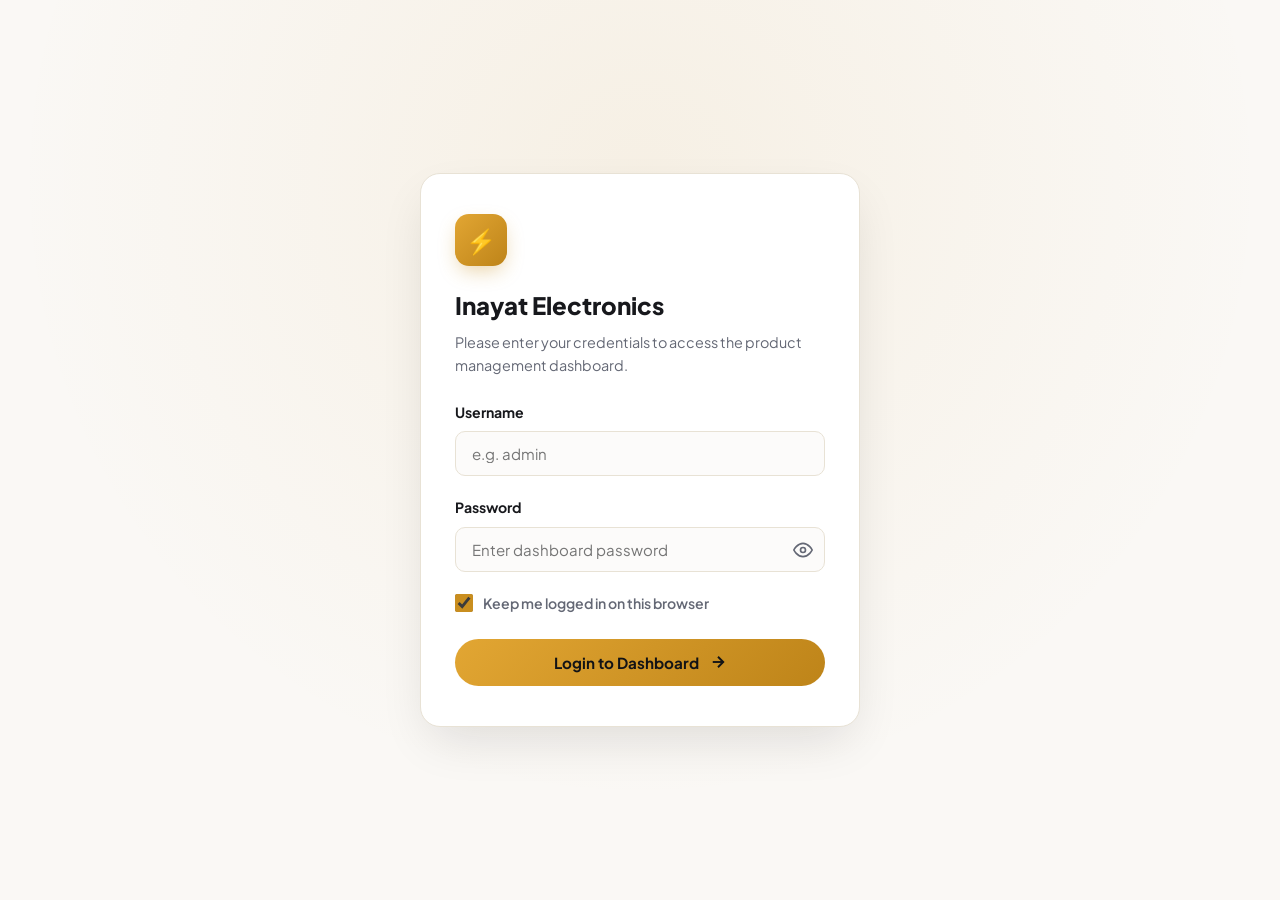
<file: admin.html>
<!DOCTYPE html>
<html lang="en">
<head>
  <meta charset="UTF-8">
  <meta name="viewport" content="width=device-width, initial-scale=1.0">
  <title>Product Dashboard | Inayat Electronics</title>
  <meta name="robots" content="noindex, nofollow">

  <!-- Google Fonts -->
  <link rel="preconnect" href="https://fonts.googleapis.com">
  <link rel="preconnect" href="https://fonts.gstatic.com" crossorigin>
  <link href="https://fonts.googleapis.com/css2?family=Plus+Jakarta+Sans:wght@400;500;600;700;800&display=swap" rel="stylesheet">

  <!-- Public Design System + Admin Dashboard CSS -->
  <link rel="stylesheet" href="css/style.css">
  <link rel="stylesheet" href="css/admin.css">
</head>
<body class="admin-body">

  <!-- Login Screen Overlay -->
  <div class="admin-login-overlay" id="adminLoginOverlay">
    <div class="admin-login-card">
      <div class="login-brand-badge">⚡</div>
      <h2>Inayat Electronics</h2>
      <p class="login-sub">Please enter your credentials to access the product management dashboard.</p>

      <div class="login-error-alert" id="loginErrorAlert">
        Invalid username or password. Please try again.
      </div>

      <form id="adminLoginForm">
        <div class="admin-form-group">
          <label for="loginUsername" class="admin-form-label">Username</label>
          <input type="text" id="loginUsername" class="admin-form-input" placeholder="e.g. admin" autocomplete="username" required>
        </div>

        <div class="admin-form-group">
          <label for="loginPassword" class="admin-form-label">Password</label>
          <div class="password-input-wrap">
            <input type="password" id="loginPassword" class="admin-form-input" placeholder="Enter dashboard password" autocomplete="current-password" required>
            <button type="button" class="password-toggle-btn" id="togglePasswordVisibility" title="Toggle password visibility">
              <svg width="20" height="20" viewBox="0 0 24 24" fill="none" stroke="currentColor" stroke-width="2"><path d="M1 12s4-8 11-8 11 8 11 8-4 8-11 8-11-8-11-8z"></path><circle cx="12" cy="12" r="3"></circle></svg>
            </button>
          </div>
        </div>

        <div class="checkbox-row" style="margin-top: 10px; margin-bottom: 24px;">
          <input type="checkbox" id="loginRememberMe" checked>
          <label for="loginRememberMe" style="font-size: 0.88rem; color: var(--admin-text-muted);">Keep me logged in on this browser</label>
        </div>

        <button type="submit" class="btn-admin-primary">
          <span>Login to Dashboard</span>
          <svg width="18" height="18" viewBox="0 0 24 24" fill="none" stroke="currentColor" stroke-width="2.5"><line x1="5" y1="12" x2="19" y2="12"></line><polyline points="12 5 19 12 12 19"></polyline></svg>
        </button>
      </form>
    </div>
  </div>

  <!-- Admin Header -->
  <header class="admin-header" id="adminHeaderBar" style="display: none;">
    <a href="admin.html" class="admin-brand">
      <div class="admin-logo-badge">⚡</div>
      <div class="admin-title-wrap">
        <h1>INAYAT ELECTRONICS</h1>
        <span>Product Management Dashboard</span>
      </div>
    </a>

    <div class="admin-header-actions">
      <span style="font-size: 0.85rem; font-weight: 700; color: var(--admin-text-muted);">User: <span style="color: var(--admin-gold);">admin</span></span>
      <a href="index.html" class="btn-header-site" target="_blank" rel="noopener">
        <svg width="16" height="16" viewBox="0 0 24 24" fill="none" stroke="currentColor" stroke-width="2.5"><path d="M18 13v6a2 2 0 0 1-2 2H5a2 2 0 0 1-2-2V8a2 2 0 0 1 2-2h6"></path><polyline points="15 3 21 3 21 9"></polyline><line x1="10" y1="14" x2="21" y2="3"></line></svg>
        <span>View Live Website</span>
      </a>
      <button class="btn-logout" id="headerLogoutBtn" title="Log out from dashboard">
        <svg width="15" height="15" viewBox="0 0 24 24" fill="none" stroke="currentColor" stroke-width="2"><path d="M9 21H5a2 2 0 0 1-2-2V5a2 2 0 0 1 2-2h4"></path><polyline points="16 17 21 12 16 7"></polyline><line x1="21" y1="12" x2="9" y2="12"></line></svg>
        <span>Logout</span>
      </button>
    </div>
  </header>

  <!-- Admin Main Layout -->
  <div class="admin-layout" id="adminMainLayout" style="display: none;">
    <!-- Sidebar Navigation -->
    <aside class="admin-sidebar">
      <nav class="admin-nav">
        <button class="nav-item-btn active" data-tab="overview">
          <svg viewBox="0 0 24 24" fill="none" stroke="currentColor" stroke-width="2"><rect x="3" y="3" width="7" height="7"></rect><rect x="14" y="3" width="7" height="7"></rect><rect x="14" y="14" width="7" height="7"></rect><rect x="3" y="14" width="7" height="7"></rect></svg>
          <span>Overview</span>
        </button>
        <button class="nav-item-btn" data-tab="post-product">
          <svg viewBox="0 0 24 24" fill="none" stroke="currentColor" stroke-width="2"><circle cx="12" cy="12" r="10"></circle><line x1="12" y1="8" x2="12" y2="16"></line><line x1="8" y1="12" x2="16" y2="12"></line></svg>
          <span>Post New Product</span>
        </button>
        <button class="nav-item-btn" data-tab="inventory">
          <svg viewBox="0 0 24 24" fill="none" stroke="currentColor" stroke-width="2"><path d="M6 2L3 6v14a2 2 0 0 0 2 2h14a2 2 0 0 0 2-2V6l-3-4z"></path><line x1="3" y1="6" x2="21" y2="6"></line><path d="M16 10a4 4 0 0 1-8 0"></path></svg>
          <span>Product Inventory</span>
        </button>
        <button class="nav-item-btn" data-tab="backup">
          <svg viewBox="0 0 24 24" fill="none" stroke="currentColor" stroke-width="2"><path d="M21 15v4a2 2 0 0 1-2 2H5a2 2 0 0 1-2-2v-4"></path><polyline points="7 10 12 15 17 10"></polyline><line x1="12" y1="15" x2="12" y2="3"></line></svg>
          <span>Backup &amp; Settings</span>
        </button>
      </nav>

      <div class="sidebar-footer">
        <p>Inayat Electronics &copy; 2026</p>
        <p>Rangpur Adda, Paharpur Road</p>
      </div>
    </aside>

    <!-- Main Workspace -->
    <main class="admin-main">
      
      <!-- TAB 1: OVERVIEW -->
      <section id="tab-overview" class="tab-content active">
        <div class="page-header-row">
          <div>
            <h2>Store Overview</h2>
            <p>Summary of your live electrical and solar products catalog.</p>
          </div>
          <button class="btn btn-gold btn-sm" onclick="switchAdminTab('post-product')">
            + Post Product
          </button>
        </div>

        <div class="stats-grid">
          <div class="stat-card">
            <div class="stat-icon">
              <svg viewBox="0 0 24 24" fill="none" stroke="currentColor" stroke-width="2"><path d="M20 7l-8-4-8 4m16 0l-8 4m8-4v10l-8 4m0-10L4 7m8 4v10M4 7v10l8 4"></path></svg>
            </div>
            <div class="stat-info">
              <h3 id="statTotalProducts">0</h3>
              <span>Total Products</span>
            </div>
          </div>

          <div class="stat-card">
            <div class="stat-icon">
              <svg viewBox="0 0 24 24" fill="none" stroke="currentColor" stroke-width="2"><path d="M4 6h16M4 12h16M4 18h7"></path></svg>
            </div>
            <div class="stat-info">
              <h3 id="statCategories">4</h3>
              <span>Active Categories</span>
            </div>
          </div>

          <div class="stat-card">
            <div class="stat-icon" style="background-color: #E8F8EE; color: #198754;">
              <svg viewBox="0 0 24 24" fill="none" stroke="currentColor" stroke-width="2"><polyline points="20 6 9 17 4 12"></polyline></svg>
            </div>
            <div class="stat-info">
              <h3 id="statInStock">0</h3>
              <span>In Stock</span>
            </div>
          </div>

          <div class="stat-card">
            <div class="stat-icon" style="background-color: #E8F8EE; color: #25D366;">
              <svg viewBox="0 0 24 24" fill="currentColor"><path d="M12.04 2c-5.46 0-9.91 4.45-9.91 9.91 0 1.75.46 3.45 1.32 4.95L2.05 22l5.25-1.38c1.45.79 3.08 1.21 4.74 1.21 5.46 0 9.91-4.45 9.91-9.91 0-2.65-1.03-5.14-2.9-7.01A9.82 9.82 0 0012.04 2z"/></svg>
            </div>
            <div class="stat-info">
              <h3 style="font-size: 1.15rem; font-weight: 700;">+92 345 9848847</h3>
              <span>Connected WhatsApp</span>
            </div>
          </div>
        </div>

        <div class="table-card">
          <div style="padding: 20px 24px; border-bottom: 1px solid var(--admin-border); display: flex; align-items: center; justify-content: space-between;">
            <h3 style="font-size: 1.15rem; font-weight: 700;">Recently Added Products</h3>
            <a href="#" onclick="switchAdminTab('inventory'); return false;" style="font-size: 0.88rem; font-weight: 700; color: var(--admin-gold);">View All Products &rarr;</a>
          </div>
          <table class="admin-table">
            <thead>
              <tr>
                <th>Product</th>
                <th>Category</th>
                <th>Price / Action</th>
                <th>Status</th>
              </tr>
            </thead>
            <tbody id="recentProductsTableBody">
              <!-- Rendered via JS -->
            </tbody>
          </table>
        </div>
      </section>

      <!-- TAB 2: POST NEW PRODUCT -->
      <section id="tab-post-product" class="tab-content">
        <div class="page-header-row">
          <div>
            <h2>Post a New Product</h2>
            <p>Add a product to your online catalog with real-time preview.</p>
          </div>
        </div>

        <div class="creator-split-grid">
          <!-- Form Panel -->
          <div class="form-panel-card">
            <form id="productCreatorForm">
              <div class="admin-form-group">
                <label for="postName" class="admin-form-label">Product Name / Title *</label>
                <input type="text" id="postName" class="admin-form-input" placeholder="e.g. Inverex Veyron 3.2kW Solar Inverter" required>
              </div>

              <div class="admin-form-row">
                <div class="admin-form-group">
                  <label for="postCategory" class="admin-form-label">Category *</label>
                  <select id="postCategory" class="admin-form-select">
                    <option value="wiring">Wiring &amp; Protection</option>
                    <option value="fixtures">Lighting &amp; Fans</option>
                    <option value="solar">Solar Energy</option>
                    <option value="supplies">Electrical Supplies</option>
                  </select>
                </div>

                <div class="admin-form-group">
                  <label for="postTag" class="admin-form-label">Badge Tag (e.g. Solar, Fans, Wiring)</label>
                  <input type="text" id="postTag" class="admin-form-input" placeholder="e.g. Solar">
                </div>
              </div>

              <div class="admin-form-group">
                <label for="postPrice" class="admin-form-label">Price Display (Optional)</label>
                <input type="text" id="postPrice" class="admin-form-input" placeholder="e.g. Rs. 4,500 or leave as Ask on WhatsApp" value="Ask on WhatsApp">
              </div>

              <div class="admin-form-group">
                <label for="postDesc" class="admin-form-label">Short Description *</label>
                <textarea id="postDesc" class="admin-form-textarea" rows="3" placeholder="Describe key specs, wattage, warranty, or brand details..." required></textarea>
              </div>

              <!-- Product Image Selection -->
              <div class="admin-form-group">
                <label class="admin-form-label">Product Image *</label>
                <input type="text" id="postImage" class="admin-form-input" placeholder="Image path or URL" value="assets/images/solar-inverter.jpg">
                
                <div style="margin-top: 8px;">
                  <span style="font-size: 0.8rem; color: var(--admin-text-muted); font-weight: 600;">Or pick from shop gallery:</span>
                  <div class="image-preset-picker" id="presetPicker">
                    <button type="button" class="preset-img-btn" data-img="assets/images/solar-inverter.jpg" title="Solar Inverter">
                      <img src="assets/images/solar-inverter.jpg" alt="Solar Inverter">
                    </button>
                    <button type="button" class="preset-img-btn" data-img="assets/images/solar-installation.jpg" title="Solar Panels">
                      <img src="assets/images/solar-installation.jpg" alt="Solar Panels">
                    </button>
                    <button type="button" class="preset-img-btn" data-img="assets/images/solar-battery.jpg" title="Solar Battery">
                      <img src="assets/images/solar-battery.jpg" alt="Solar Battery">
                    </button>
                    <button type="button" class="preset-img-btn" data-img="assets/images/ceiling-fan.jpg" title="Ceiling Fan">
                      <img src="assets/images/ceiling-fan.jpg" alt="Ceiling Fan">
                    </button>
                    <button type="button" class="preset-img-btn" data-img="assets/images/exhaust-fan.jpg" title="Exhaust Fan">
                      <img src="assets/images/exhaust-fan.jpg" alt="Exhaust Fan">
                    </button>
                    <button type="button" class="preset-img-btn" data-img="assets/images/led-lighting.jpg" title="LED Lighting">
                      <img src="assets/images/led-lighting.jpg" alt="LED Lighting">
                    </button>
                    <button type="button" class="preset-img-btn" data-img="assets/images/switches-sockets.jpg" title="Switches & Sockets">
                      <img src="assets/images/switches-sockets.jpg" alt="Switches & Sockets">
                    </button>
                    <button type="button" class="preset-img-btn" data-img="assets/images/distribution-board.jpg" title="Breaker Panel">
                      <img src="assets/images/distribution-board.jpg" alt="Distribution Board">
                    </button>
                    <button type="button" class="preset-img-btn" data-img="assets/images/cables-wires.jpg" title="Cables & Wires">
                      <img src="assets/images/cables-wires.jpg" alt="Cables & Wires">
                    </button>
                    <button type="button" class="preset-img-btn" data-img="assets/images/home-wiring.jpg" title="Wiring Materials">
                      <img src="assets/images/home-wiring.jpg" alt="Wiring Materials">
                    </button>
                  </div>
                </div>

                <div style="margin-top: 10px;">
                  <label class="upload-file-btn">
                    <svg width="18" height="18" viewBox="0 0 24 24" fill="none" stroke="currentColor" stroke-width="2"><path d="M21 15v4a2 2 0 0 1-2 2H5a2 2 0 0 1-2-2v-4"></path><polyline points="17 8 12 3 7 8"></polyline><line x1="12" y1="3" x2="12" y2="15"></line></svg>
                    <span>Upload Custom Photo From Computer</span>
                    <input type="file" id="postImageUpload" accept="image/*" style="display: none;">
                  </label>
                </div>
              </div>

              <div class="checkbox-row">
                <input type="checkbox" id="postInStock" checked>
                <label for="postInStock">Product is currently Available in Stock</label>
              </div>

              <button type="submit" class="btn-admin-primary">
                <svg width="18" height="18" viewBox="0 0 24 24" fill="none" stroke="currentColor" stroke-width="2.5"><line x1="12" y1="5" x2="12" y2="19"></line><line x1="5" y1="12" x2="19" y2="12"></line></svg>
                <span>Publish Product to Website</span>
              </button>
            </form>
          </div>

          <!-- Sticky Live Preview Panel -->
          <div class="preview-panel-card">
            <h3>Live Card Preview</h3>
            <p class="preview-sub">This is exactly how the product card appears to customers on your live site.</p>
            
            <div id="cardPreviewContainer">
              <!-- Dynamically populated -->
            </div>
          </div>
        </div>
      </section>

      <!-- TAB 3: INVENTORY MANAGEMENT -->
      <section id="tab-inventory" class="tab-content">
        <div class="page-header-row">
          <div>
            <h2>Product Inventory</h2>
            <p>Manage, edit, toggle stock, or remove products.</p>
          </div>
          <button class="btn btn-gold btn-sm" onclick="switchAdminTab('post-product')">
            + Add Product
          </button>
        </div>

        <div class="inventory-controls-row">
          <div class="inventory-search-wrap">
            <svg class="inventory-search-icon" viewBox="0 0 24 24" fill="none" stroke="currentColor" stroke-width="2"><circle cx="11" cy="11" r="8"></circle><line x1="21" y1="21" x2="16.65" y2="16.65"></line></svg>
            <input type="text" id="inventorySearch" class="admin-form-input" placeholder="Search product name...">
          </div>

          <div style="display: flex; gap: 10px;">
            <select id="inventoryCategoryFilter" class="admin-form-select" style="width: auto;">
              <option value="all">All Categories</option>
              <option value="wiring">Wiring &amp; Protection</option>
              <option value="fixtures">Lighting &amp; Fans</option>
              <option value="solar">Solar Energy</option>
              <option value="supplies">Electrical Supplies</option>
            </select>
          </div>
        </div>

        <div class="table-card">
          <table class="admin-table">
            <thead>
              <tr>
                <th>Product</th>
                <th>Category</th>
                <th>Price</th>
                <th>Status</th>
                <th>WhatsApp Action</th>
                <th style="text-align: right;">Actions</th>
              </tr>
            </thead>
            <tbody id="inventoryTableBody">
              <!-- Rendered via JS -->
            </tbody>
          </table>
        </div>
      </section>

      <!-- TAB 4: BACKUP & SETTINGS -->
      <section id="tab-backup" class="tab-content">
        <div class="page-header-row">
          <div>
            <h2>Backup &amp; Catalog Settings</h2>
            <p>Export your inventory for safety or reset catalog anytime.</p>
          </div>
        </div>

        <div class="creator-split-grid">
          <div class="form-panel-card">
            <h3 style="font-size: 1.15rem; font-weight: 700; margin-bottom: 12px;">Export Products Backup</h3>
            <p style="font-size: 0.9rem; color: var(--admin-text-muted); margin-bottom: 18px;">
              Download a JSON backup of all your products. You can save this file on your computer or share it.
            </p>
            <button class="btn btn-gold btn-sm" id="btnExportJSON">
              Download Products JSON
            </button>

            <hr style="margin: 28px 0; border: none; border-top: 1px solid var(--admin-border);">

            <h3 style="font-size: 1.15rem; font-weight: 700; margin-bottom: 12px;">Restore / Import Products</h3>
            <p style="font-size: 0.9rem; color: var(--admin-text-muted); margin-bottom: 14px;">
              Import a previously saved JSON file to restore products.
            </p>
            <input type="file" id="importJSONFile" accept=".json" class="admin-form-input" style="margin-bottom: 12px;">
            <button class="btn btn-outline btn-sm" id="btnImportJSON">
              Import from File
            </button>

            <hr style="margin: 28px 0; border: none; border-top: 1px solid var(--admin-border);">

            <h3 style="font-size: 1.15rem; font-weight: 700; color: var(--admin-danger); margin-bottom: 12px;">Reset to Factory Defaults</h3>
            <p style="font-size: 0.9rem; color: var(--admin-text-muted); margin-bottom: 14px;">
              Restore the original 11 products with high resolution photography.
            </p>
            <button class="btn-admin-secondary" id="btnResetDefaults" style="color: var(--admin-danger); border-color: #F8D7DA;">
              Reset to 11 Default Products
            </button>
          </div>

          <div class="form-panel-card">
            <h3 style="font-size: 1.15rem; font-weight: 700; margin-bottom: 12px;">Store Details</h3>
            <div style="font-size: 0.92rem; line-height: 1.7; color: var(--admin-text-main);">
              <p><strong>Shop:</strong> Inayat Electronics</p>
              <p><strong>WhatsApp:</strong> +92 345 9848847</p>
              <p><strong>Location:</strong> Rangpur Adda, Paharpur Road</p>
              <p><strong>Timings:</strong> 7 Days a week: 8:00 AM - 5:00 PM</p>
            </div>
            <div style="margin-top: 24px; padding: 14px; border-radius: 10px; background-color: var(--admin-gold-light); border: 1px solid rgba(201, 142, 31, 0.25);">
              <span style="font-size: 0.85rem; font-weight: 700; color: var(--admin-gold-hover);">Pro Tip:</span>
              <p style="font-size: 0.82rem; color: var(--admin-text-muted); margin-top: 4px;">
                Any product you post here appears immediately on the main homepage. Customers can tap "Ask on WhatsApp" to message you directly about it.
              </p>
            </div>
          </div>
        </div>
      </section>

    </main>
  </div>

  <!-- Edit Product Modal -->
  <div class="admin-modal-backdrop" id="editModal">
    <div class="admin-modal-box">
      <div class="modal-header-row">
        <h3>Edit Product</h3>
        <button class="modal-close-btn" id="closeEditModal">&times;</button>
      </div>

      <form id="productEditForm">
        <input type="hidden" id="editId">
        <div class="admin-form-group">
          <label for="editName" class="admin-form-label">Product Name *</label>
          <input type="text" id="editName" class="admin-form-input" required>
        </div>

        <div class="admin-form-row">
          <div class="admin-form-group">
            <label for="editCategory" class="admin-form-label">Category *</label>
            <select id="editCategory" class="admin-form-select">
              <option value="wiring">Wiring &amp; Protection</option>
              <option value="fixtures">Lighting &amp; Fans</option>
              <option value="solar">Solar Energy</option>
              <option value="supplies">Electrical Supplies</option>
            </select>
          </div>
          <div class="admin-form-group">
            <label for="editTag" class="admin-form-label">Tag / Badge</label>
            <input type="text" id="editTag" class="admin-form-input">
          </div>
        </div>

        <div class="admin-form-group">
          <label for="editPrice" class="admin-form-label">Price Display</label>
          <input type="text" id="editPrice" class="admin-form-input">
        </div>

        <div class="admin-form-group">
          <label for="editDesc" class="admin-form-label">Description *</label>
          <textarea id="editDesc" class="admin-form-textarea" rows="3" required></textarea>
        </div>

        <div class="admin-form-group">
          <label for="editImage" class="admin-form-label">Image Path / URL</label>
          <input type="text" id="editImage" class="admin-form-input">
        </div>

        <div class="checkbox-row">
          <input type="checkbox" id="editInStock">
          <label for="editInStock">In Stock</label>
        </div>

        <div style="display: flex; gap: 12px; margin-top: 24px;">
          <button type="submit" class="btn-admin-primary">Save Changes</button>
          <button type="button" class="btn-admin-secondary" id="cancelEditBtn">Cancel</button>
        </div>
      </form>
    </div>
  </div>

  <!-- Delete Confirmation Modal -->
  <div class="admin-modal-backdrop" id="deleteModal">
    <div class="admin-modal-box" style="max-width: 420px; text-align: center;">
      <h3 style="color: var(--admin-danger); margin-bottom: 12px;">Delete Product?</h3>
      <p id="deleteModalMessage" style="font-size: 0.95rem; color: var(--admin-text-muted); margin-bottom: 24px;">
        Are you sure you want to delete this product?
      </p>
      <div style="display: flex; gap: 12px; justify-content: center;">
        <button class="btn btn-gold btn-sm" id="confirmDeleteBtn" style="background: var(--admin-danger); color: #fff;">Yes, Delete</button>
        <button class="btn btn-outline btn-sm" id="cancelDeleteBtn">Cancel</button>
      </div>
    </div>
  </div>

  <!-- Toast Notification Container -->
  <div class="admin-toast-container" id="adminToastContainer"></div>

  <!-- Scripts -->
  <script src="js/config.js"></script>
  <script src="js/products.js"></script>
  <script src="js/admin.js"></script>
</body>
</html>
</file>
<file: css/style.css>
/* ==========================================================
   INAYAT ELECTRONICS - DESIGN SYSTEM & STYLESHEET
   Aesthetics: Warm Ivory, Deep Charcoal, Polished Warm Gold,
               Subtle Beige Borders, Soft Elevation, Premium Pakistani Business
   ========================================================== */

:root {
  /* Surface & Background Colors */
  --bg-primary: #FAF8F5;          /* Warm off-white / ivory */
  --bg-secondary: #F3EFE6;        /* Subtle warm ivory contrast */
  --bg-tertiary: #EBE5D8;         /* Warm neutral tone */
  --bg-card: #FFFFFF;             /* Pure white cards */
  --bg-dark: #121316;             /* Deep charcoal / black sections */
  --bg-dark-elevated: #1B1D22;    /* Elevated dark cards */
  --bg-dark-surface: #242730;     /* Dark interactive elements */
  
  /* Accent & Gold Palette */
  --gold-primary: #C98E1F;        /* Refined warm gold */
  --gold-vibrant: #DFA128;        /* Brighter gold for hover/highlights */
  --gold-hover: #B57D15;          /* Deep rich gold */
  --gold-light: #FDF8EE;          /* Pale gold tint for badges */
  --gold-glow: rgba(201, 142, 31, 0.16);
  --gold-border: rgba(201, 142, 31, 0.28);
  --gold-gradient: linear-gradient(135deg, #E2A633 0%, #BE8419 100%);
  --gold-gradient-soft: linear-gradient(135deg, rgba(226, 166, 51, 0.12) 0%, rgba(190, 132, 25, 0.04) 100%);

  /* Text Colors */
  --text-main: #17181C;           /* High contrast readable dark */
  --text-muted: #575B66;          /* Medium slate gray for body */
  --text-subtle: #818694;         /* Subtle secondary text */
  --text-light: #F7F8FA;          /* Crisp light for dark sections */
  --text-light-muted: #A3A8B5;    /* Light section body text */

  /* Borders & Dividers */
  --border-subtle: #E8E2D5;        /* Soft beige border */
  --border-light: rgba(255, 255, 255, 0.1);
  --border-dark: #272A33;

  /* Shadows & Elevation */
  --shadow-sm: 0 2px 6px rgba(18, 19, 22, 0.03), 0 1px 2px rgba(18, 19, 22, 0.02);
  --shadow-md: 0 12px 28px -8px rgba(18, 19, 22, 0.06), 0 4px 10px -2px rgba(18, 19, 22, 0.02);
  --shadow-lg: 0 22px 48px -12px rgba(18, 19, 22, 0.09), 0 8px 16px -4px rgba(18, 19, 22, 0.03);
  --shadow-gold: 0 10px 24px -6px rgba(201, 142, 31, 0.35);

  /* Radius */
  --radius-sm: 8px;
  --radius-md: 14px;
  --radius-lg: 20px;
  --radius-xl: 28px;
  --radius-pill: 9999px;

  /* Spacing Tokens */
  --container-max: 1240px;
  --header-height: 80px;
  --transition-fast: 0.2s cubic-bezier(0.16, 1, 0.3, 1);
  --transition-normal: 0.3s cubic-bezier(0.16, 1, 0.3, 1);
}

/* Reset & Box Sizing */
*, *::before, *::after {
  box-sizing: border-box;
  margin: 0;
  padding: 0;
}

html {
  font-family: 'Plus Jakarta Sans', -apple-system, BlinkMacSystemFont, 'Segoe UI', Roboto, Helvetica, Arial, sans-serif;
  color: var(--text-main);
  background-color: var(--bg-primary);
  line-height: 1.6;
  scroll-behavior: smooth;
  -webkit-font-smoothing: antialiased;
  -moz-osx-font-smoothing: grayscale;
}

body {
  overflow-x: hidden;
  position: relative;
}

img {
  max-width: 100%;
  height: auto;
  display: block;
}

a {
  color: inherit;
  text-decoration: none;
  transition: color var(--transition-fast);
}

button {
  font-family: inherit;
  cursor: pointer;
  border: none;
  background: none;
}

ul {
  list-style: none;
}

/* Accessibility: Skip Link */
.skip-link {
  position: absolute;
  top: -60px;
  left: 20px;
  background: var(--gold-primary);
  color: #fff;
  padding: 10px 18px;
  z-index: 9999;
  border-radius: var(--radius-sm);
  font-weight: 600;
  transition: top var(--transition-fast);
}
.skip-link:focus {
  top: 15px;
}

/* Layout Utilities */
.container {
  width: 100%;
  max-width: var(--container-max);
  margin-left: auto;
  margin-right: auto;
  padding-left: 24px;
  padding-right: 24px;
}

.section {
  padding-top: 96px;
  padding-bottom: 96px;
  position: relative;
}

.section-dark {
  background-color: var(--bg-dark);
  color: var(--text-light);
}

.section-secondary {
  background-color: var(--bg-secondary);
}

/* Section Header Component */
.section-header {
  text-align: center;
  max-width: 680px;
  margin: 0 auto 60px auto;
}

.section-header.left-aligned {
  text-align: left;
  margin-left: 0;
}

.badge {
  display: inline-flex;
  align-items: center;
  gap: 8px;
  padding: 6px 14px;
  border-radius: var(--radius-pill);
  font-size: 0.82rem;
  font-weight: 700;
  text-transform: uppercase;
  letter-spacing: 0.08em;
  margin-bottom: 16px;
  background-color: var(--gold-light);
  color: var(--gold-hover);
  border: 1px solid var(--gold-border);
}

.section-dark .badge {
  background-color: rgba(201, 142, 31, 0.15);
  color: var(--gold-vibrant);
  border-color: rgba(201, 142, 31, 0.3);
}

.section-title {
  font-size: clamp(2rem, 3.2vw, 2.75rem);
  font-weight: 800;
  line-height: 1.22;
  color: var(--text-main);
  letter-spacing: -0.02em;
  margin-bottom: 16px;
}

.section-dark .section-title {
  color: var(--text-light);
}

.section-desc {
  font-size: 1.06rem;
  color: var(--text-muted);
  line-height: 1.65;
}

.section-dark .section-desc {
  color: var(--text-light-muted);
}

/* Button System */
.btn {
  display: inline-flex;
  align-items: center;
  justify-content: center;
  gap: 10px;
  padding: 13px 26px;
  border-radius: var(--radius-pill);
  font-size: 0.95rem;
  font-weight: 700;
  line-height: 1;
  transition: all var(--transition-normal);
  white-space: nowrap;
  text-decoration: none;
}

.btn svg {
  width: 18px;
  height: 18px;
  transition: transform var(--transition-fast);
}

.btn:hover svg {
  transform: translateX(3px);
}

.btn-gold {
  background: var(--gold-gradient);
  color: #121316;
  box-shadow: var(--shadow-gold);
}

.btn-gold:hover {
  background: linear-gradient(135deg, #ECC047 0%, #CA8D1A 100%);
  transform: translateY(-2px);
  box-shadow: 0 12px 28px -4px rgba(201, 142, 31, 0.45);
}

.btn-outline {
  background-color: transparent;
  color: var(--text-main);
  border: 1.5px solid var(--border-subtle);
}

.btn-outline:hover {
  background-color: #FFFFFF;
  border-color: var(--gold-primary);
  color: var(--gold-hover);
  transform: translateY(-2px);
  box-shadow: var(--shadow-sm);
}

.btn-dark-outline {
  background-color: transparent;
  color: var(--text-light);
  border: 1.5px solid var(--border-light);
}

.btn-dark-outline:hover {
  background-color: rgba(255, 255, 255, 0.06);
  border-color: var(--gold-vibrant);
  color: var(--gold-vibrant);
  transform: translateY(-2px);
}

.btn-whatsapp {
  background-color: #25D366;
  color: #FFFFFF;
  box-shadow: 0 8px 20px -4px rgba(37, 211, 102, 0.35);
}

.btn-whatsapp:hover {
  background-color: #22BF5B;
  transform: translateY(-2px);
  box-shadow: 0 12px 26px -4px rgba(37, 211, 102, 0.45);
}

.btn-sm {
  padding: 9px 18px;
  font-size: 0.85rem;
}

/* ==========================================================
   1. NAVBAR
   ========================================================== */
.site-header {
  position: sticky;
  top: 0;
  left: 0;
  width: 100%;
  z-index: 1000;
  background-color: rgba(250, 248, 245, 0.92);
  backdrop-filter: blur(14px);
  -webkit-backdrop-filter: blur(14px);
  border-bottom: 1px solid var(--border-subtle);
  transition: all var(--transition-normal);
}

.site-header.scrolled {
  background-color: rgba(250, 248, 245, 0.98);
  box-shadow: var(--shadow-md);
  border-bottom-color: rgba(232, 226, 213, 0.7);
}

.navbar-inner {
  display: flex;
  align-items: center;
  justify-content: space-between;
  height: var(--header-height);
  transition: height var(--transition-normal);
}

.site-header.scrolled .navbar-inner {
  height: 68px;
}

/* Logo */
.brand-logo {
  display: flex;
  flex-direction: column;
  text-decoration: none;
}

.brand-name {
  font-size: 1.35rem;
  font-weight: 800;
  letter-spacing: -0.01em;
  color: var(--text-main);
  line-height: 1.1;
  display: flex;
  align-items: center;
  gap: 6px;
}

.brand-name span {
  color: var(--gold-primary);
}

.brand-tagline {
  font-size: 0.72rem;
  text-transform: uppercase;
  letter-spacing: 0.08em;
  font-weight: 600;
  color: var(--text-muted);
}

/* Navigation Links */
.nav-menu {
  display: flex;
  align-items: center;
  gap: 32px;
}

.nav-link {
  font-size: 0.94rem;
  font-weight: 600;
  color: var(--text-muted);
  position: relative;
  padding: 6px 0;
}

.nav-link:hover,
.nav-link.active {
  color: var(--text-main);
}

.nav-link::after {
  content: '';
  position: absolute;
  bottom: 0;
  left: 0;
  width: 0%;
  height: 2px;
  background-color: var(--gold-primary);
  transition: width var(--transition-normal);
  border-radius: 2px;
}

.nav-link:hover::after,
.nav-link.active::after {
  width: 100%;
}

.nav-cta-wrapper {
  display: flex;
  align-items: center;
  gap: 16px;
}

/* Mobile Hamburger Toggle */
.mobile-nav-toggle {
  display: none;
  flex-direction: column;
  justify-content: center;
  gap: 5px;
  width: 40px;
  height: 40px;
  padding: 8px;
  border-radius: var(--radius-sm);
  background-color: transparent;
  cursor: pointer;
  z-index: 1002;
}

.mobile-nav-toggle span {
  display: block;
  width: 100%;
  height: 2px;
  background-color: var(--text-main);
  border-radius: 2px;
  transition: transform var(--transition-fast), opacity var(--transition-fast);
}

.mobile-nav-toggle.open span:nth-child(1) {
  transform: translateY(7px) rotate(45deg);
}

.mobile-nav-toggle.open span:nth-child(2) {
  opacity: 0;
}

.mobile-nav-toggle.open span:nth-child(3) {
  transform: translateY(-7px) rotate(-45deg);
}

/* Mobile Drawer */
.mobile-nav-drawer {
  display: none;
  position: fixed;
  top: 0;
  right: 0;
  width: 300px;
  height: 100vh;
  background-color: #FFFFFF;
  box-shadow: -8px 0 28px rgba(0, 0, 0, 0.12);
  z-index: 1001;
  padding: 90px 24px 30px 24px;
  flex-direction: column;
  justify-content: space-between;
  transform: translateX(100%);
  transition: transform var(--transition-normal);
}

.mobile-nav-drawer.open {
  transform: translateX(0);
}

.mobile-menu-links {
  display: flex;
  flex-direction: column;
  gap: 16px;
}

.mobile-nav-link {
  font-size: 1.1rem;
  font-weight: 700;
  color: var(--text-main);
  padding: 8px 0;
  border-bottom: 1px solid var(--border-subtle);
  display: block;
}

.mobile-nav-link:hover {
  color: var(--gold-primary);
}

.mobile-backdrop {
  display: none;
  position: fixed;
  inset: 0;
  background-color: rgba(18, 19, 22, 0.45);
  backdrop-filter: blur(4px);
  z-index: 1000;
  opacity: 0;
  transition: opacity var(--transition-normal);
}

.mobile-backdrop.open {
  display: block;
  opacity: 1;
}

/* ==========================================================
   2. HERO SECTION
   ========================================================== */
.hero-section {
  padding-top: 60px;
  padding-bottom: 90px;
  overflow: hidden;
}

.hero-grid {
  display: grid;
  grid-template-columns: 1.05fr 0.95fr;
  gap: 56px;
  align-items: center;
}

.hero-content {
  max-width: 600px;
}

.hero-heading {
  font-size: clamp(2.4rem, 4.2vw, 3.4rem);
  font-weight: 800;
  line-height: 1.16;
  letter-spacing: -0.025em;
  color: var(--text-main);
  margin-bottom: 20px;
}

.hero-heading span.accent {
  color: var(--gold-primary);
  position: relative;
  display: inline-block;
}

.hero-description {
  font-size: 1.12rem;
  color: var(--text-muted);
  line-height: 1.7;
  margin-bottom: 34px;
}

.hero-actions {
  display: flex;
  align-items: center;
  gap: 16px;
  flex-wrap: wrap;
  margin-bottom: 38px;
}

.hero-trust-bar {
  display: flex;
  align-items: center;
  gap: 12px;
  padding: 14px 20px;
  background-color: var(--bg-card);
  border: 1px solid var(--border-subtle);
  border-radius: var(--radius-pill);
  box-shadow: var(--shadow-sm);
  width: fit-content;
}

.hero-trust-bar .trust-icon {
  display: flex;
  align-items: center;
  color: var(--gold-primary);
}

.hero-trust-text {
  font-size: 0.88rem;
  font-weight: 700;
  color: var(--text-main);
  letter-spacing: 0.01em;
}

/* Hero Media Showcase */
.hero-media-wrapper {
  position: relative;
}

.hero-media-card {
  position: relative;
  border-radius: var(--radius-xl);
  overflow: hidden;
  box-shadow: var(--shadow-lg);
  border: 1px solid var(--border-subtle);
  background-color: #FFFFFF;
}

.hero-media-card img {
  width: 100%;
  height: 480px;
  object-fit: cover;
  display: block;
}

/* Hero Floating Badges */
.hero-floating-badge {
  position: absolute;
  bottom: 24px;
  left: 24px;
  background: rgba(18, 19, 22, 0.88);
  backdrop-filter: blur(12px);
  -webkit-backdrop-filter: blur(12px);
  border: 1px solid rgba(255, 255, 255, 0.12);
  border-radius: var(--radius-md);
  padding: 14px 18px;
  color: #FFFFFF;
  display: flex;
  align-items: center;
  gap: 12px;
  box-shadow: 0 14px 30px rgba(0, 0, 0, 0.3);
}

.hero-floating-badge .badge-icon-box {
  width: 38px;
  height: 38px;
  border-radius: 50%;
  background: var(--gold-gradient);
  display: flex;
  align-items: center;
  justify-content: center;
  color: #121316;
  font-size: 1.1rem;
}

.hero-floating-badge .badge-title {
  font-size: 0.92rem;
  font-weight: 700;
  line-height: 1.2;
}

.hero-floating-badge .badge-sub {
  font-size: 0.78rem;
  color: var(--text-light-muted);
}

/* ==========================================================
   3. SERVICES SECTION
   ========================================================== */
.services-grid {
  display: grid;
  grid-template-columns: repeat(3, 1fr);
  gap: 28px;
}

.service-card {
  background-color: var(--bg-card);
  border: 1px solid var(--border-subtle);
  border-radius: var(--radius-lg);
  padding: 34px 28px;
  transition: all var(--transition-normal);
  display: flex;
  flex-direction: column;
  justify-content: space-between;
  position: relative;
  overflow: hidden;
}

.service-card::before {
  content: '';
  position: absolute;
  top: 0;
  left: 0;
  width: 100%;
  height: 3px;
  background: var(--gold-gradient);
  opacity: 0;
  transition: opacity var(--transition-normal);
}

.service-card:hover {
  transform: translateY(-6px);
  box-shadow: var(--shadow-lg);
  border-color: var(--gold-border);
}

.service-card:hover::before {
  opacity: 1;
}

.service-icon-box {
  width: 58px;
  height: 58px;
  border-radius: var(--radius-md);
  background-color: var(--gold-light);
  border: 1px solid var(--gold-border);
  color: var(--gold-primary);
  display: flex;
  align-items: center;
  justify-content: center;
  margin-bottom: 22px;
  transition: all var(--transition-fast);
}

.service-card:hover .service-icon-box {
  background: var(--gold-gradient);
  color: #121316;
  transform: scale(1.05);
}

.service-icon-box svg {
  width: 28px;
  height: 28px;
}

.service-title {
  font-size: 1.28rem;
  font-weight: 700;
  color: var(--text-main);
  margin-bottom: 12px;
}

.service-desc {
  font-size: 0.95rem;
  color: var(--text-muted);
  line-height: 1.6;
  margin-bottom: 24px;
}

.service-cta-link {
  display: inline-flex;
  align-items: center;
  gap: 8px;
  font-size: 0.9rem;
  font-weight: 700;
  color: var(--gold-hover);
  margin-top: auto;
  transition: gap var(--transition-fast);
}

.service-cta-link svg {
  width: 16px;
  height: 16px;
  transition: transform var(--transition-fast);
}

.service-card:hover .service-cta-link svg {
  transform: translateX(4px);
}

/* ==========================================================
   4. PRODUCTS & SOLUTIONS SECTION
   ========================================================== */
.products-filter-bar {
  display: flex;
  align-items: center;
  justify-content: center;
  gap: 10px;
  flex-wrap: wrap;
  margin-bottom: 48px;
}

.filter-btn {
  padding: 9px 20px;
  border-radius: var(--radius-pill);
  font-size: 0.88rem;
  font-weight: 600;
  color: var(--text-muted);
  background-color: var(--bg-card);
  border: 1px solid var(--border-subtle);
  transition: all var(--transition-fast);
}

.filter-btn:hover {
  color: var(--text-main);
  border-color: var(--gold-primary);
}

.filter-btn.active {
  background-color: var(--text-main);
  color: #FFFFFF;
  border-color: var(--text-main);
}

.products-grid {
  display: grid;
  grid-template-columns: repeat(4, 1fr);
  gap: 24px;
}

.product-card {
  background-color: var(--bg-card);
  border: 1px solid var(--border-subtle);
  border-radius: var(--radius-lg);
  overflow: hidden;
  display: flex;
  flex-direction: column;
  transition: all var(--transition-normal);
  box-shadow: var(--shadow-sm);
}

.product-card:hover {
  transform: translateY(-5px);
  box-shadow: var(--shadow-lg);
  border-color: var(--gold-border);
}

.product-thumb-box {
  position: relative;
  width: 100%;
  height: 200px;
  background-color: #F7F5F0;
  overflow: hidden;
}

.product-thumb-box img {
  width: 100%;
  height: 100%;
  object-fit: cover;
  transition: transform 0.4s ease;
}

.product-card:hover .product-thumb-box img {
  transform: scale(1.05);
}

.product-category-tag {
  position: absolute;
  top: 12px;
  left: 12px;
  padding: 4px 10px;
  border-radius: var(--radius-pill);
  font-size: 0.72rem;
  font-weight: 700;
  text-transform: uppercase;
  letter-spacing: 0.06em;
  background: rgba(255, 255, 255, 0.92);
  color: var(--text-main);
  backdrop-filter: blur(6px);
}

.product-info {
  padding: 20px;
  display: flex;
  flex-direction: column;
  flex-grow: 1;
}

.product-title-row {
  display: flex;
  align-items: flex-start;
  justify-content: space-between;
  gap: 8px;
  margin-bottom: 8px;
}

.product-name {
  font-size: 1.1rem;
  font-weight: 700;
  color: var(--text-main);
  line-height: 1.3;
  margin-bottom: 0;
}

.product-price-tag {
  font-size: 0.82rem;
  font-weight: 800;
  color: var(--gold-hover);
  background-color: var(--gold-light);
  padding: 3px 8px;
  border-radius: var(--radius-sm);
  white-space: nowrap;
  border: 1px solid var(--gold-border);
}

.product-stock-tag.out-of-stock {
  position: absolute;
  top: 12px;
  right: 12px;
  background-color: rgba(229, 62, 62, 0.9);
  color: #FFFFFF;
  font-size: 0.72rem;
  font-weight: 700;
  padding: 3px 8px;
  border-radius: var(--radius-pill);
  backdrop-filter: blur(4px);
}

.product-description {
  font-size: 0.88rem;
  color: var(--text-muted);
  line-height: 1.55;
  margin-bottom: 20px;
  flex-grow: 1;
}

.product-card .btn-whatsapp {
  width: 100%;
  padding: 10px 16px;
  font-size: 0.86rem;
  border-radius: var(--radius-md);
}

/* ==========================================================
   5. WHY CHOOSE US SECTION
   ========================================================== */
.why-choose-section {
  background-color: var(--bg-primary);
  border-top: 1px solid var(--border-subtle);
  border-bottom: 1px solid var(--border-subtle);
}

.why-grid {
  display: grid;
  grid-template-columns: repeat(4, 1fr);
  gap: 24px;
}

.why-card {
  background-color: var(--bg-card);
  border: 1px solid var(--border-subtle);
  border-radius: var(--radius-md);
  padding: 26px 22px;
  transition: all var(--transition-fast);
  display: flex;
  flex-direction: column;
  gap: 14px;
}

.why-card:hover {
  border-color: var(--gold-primary);
  transform: translateY(-3px);
  box-shadow: var(--shadow-md);
}

.why-icon {
  width: 44px;
  height: 44px;
  border-radius: var(--radius-sm);
  background-color: var(--gold-light);
  color: var(--gold-hover);
  display: flex;
  align-items: center;
  justify-content: center;
  border: 1px solid var(--gold-border);
}

.why-icon svg {
  width: 22px;
  height: 22px;
}

.why-title {
  font-size: 1.05rem;
  font-weight: 700;
  color: var(--text-main);
  line-height: 1.3;
}

.why-text {
  font-size: 0.9rem;
  color: var(--text-muted);
  line-height: 1.55;
}

/* ==========================================================
   6. SOLAR SECTION (DEEP CHARCOAL DARK THEME)
   ========================================================== */
.solar-section {
  background: radial-gradient(circle at 80% 20%, rgba(201, 142, 31, 0.08) 0%, transparent 60%), #121316;
  color: var(--text-light);
  position: relative;
  overflow: hidden;
}

.solar-grid {
  display: grid;
  grid-template-columns: 1.1fr 0.9fr;
  gap: 60px;
  align-items: center;
}

.solar-pillars-grid {
  display: grid;
  grid-template-columns: repeat(2, 1fr);
  gap: 18px;
  margin: 32px 0 40px 0;
}

.solar-pillar-item {
  background-color: var(--bg-dark-elevated);
  border: 1px solid var(--border-dark);
  border-radius: var(--radius-md);
  padding: 16px 18px;
  display: flex;
  align-items: center;
  gap: 14px;
  transition: all var(--transition-fast);
}

.solar-pillar-item:hover {
  border-color: rgba(201, 142, 31, 0.5);
  background-color: var(--bg-dark-surface);
  transform: translateX(4px);
}

.solar-pillar-icon {
  width: 36px;
  height: 36px;
  border-radius: 50%;
  background: rgba(201, 142, 31, 0.18);
  color: var(--gold-vibrant);
  display: flex;
  align-items: center;
  justify-content: center;
  flex-shrink: 0;
}

.solar-pillar-icon svg {
  width: 18px;
  height: 18px;
}

.solar-pillar-title {
  font-size: 0.96rem;
  font-weight: 700;
  color: var(--text-light);
}

.solar-media-container {
  position: relative;
}

.solar-media-box {
  border-radius: var(--radius-xl);
  overflow: hidden;
  border: 1px solid var(--border-dark);
  box-shadow: 0 20px 50px rgba(0, 0, 0, 0.6);
}

.solar-media-box img {
  width: 100%;
  height: 460px;
  object-fit: cover;
}

.solar-stat-chip {
  position: absolute;
  bottom: 24px;
  right: 24px;
  background: rgba(18, 19, 22, 0.92);
  backdrop-filter: blur(12px);
  -webkit-backdrop-filter: blur(12px);
  border: 1px solid rgba(201, 142, 31, 0.35);
  border-radius: var(--radius-md);
  padding: 14px 20px;
  color: #FFFFFF;
}

.solar-stat-chip .chip-label {
  font-size: 0.76rem;
  text-transform: uppercase;
  letter-spacing: 0.06em;
  color: var(--gold-vibrant);
  font-weight: 700;
}

.solar-stat-chip .chip-val {
  font-size: 1.15rem;
  font-weight: 800;
  margin-top: 2px;
}

/* ==========================================================
   7. ELECTRICAL REPAIR / WIRING SPOTLIGHT SECTION
   ========================================================== */
.wiring-spotlight-section {
  background-color: var(--bg-secondary);
}

.wiring-spotlight-grid {
  display: grid;
  grid-template-columns: 0.95fr 1.05fr;
  gap: 56px;
  align-items: center;
}

.wiring-media-box {
  border-radius: var(--radius-xl);
  overflow: hidden;
  box-shadow: var(--shadow-lg);
  border: 1px solid var(--border-subtle);
}

.wiring-media-box img {
  width: 100%;
  height: 440px;
  object-fit: cover;
}

.wiring-feature-list {
  display: flex;
  flex-direction: column;
  gap: 18px;
  margin: 28px 0 34px 0;
}

.wiring-feature-item {
  display: flex;
  align-items: flex-start;
  gap: 14px;
}

.wiring-feature-icon {
  width: 28px;
  height: 28px;
  border-radius: 50%;
  background-color: var(--gold-light);
  color: var(--gold-hover);
  display: flex;
  align-items: center;
  justify-content: center;
  flex-shrink: 0;
  margin-top: 2px;
}

.wiring-feature-icon svg {
  width: 15px;
  height: 15px;
}

.wiring-feature-content h4 {
  font-size: 1.05rem;
  font-weight: 700;
  color: var(--text-main);
  margin-bottom: 4px;
}

.wiring-feature-content p {
  font-size: 0.92rem;
  color: var(--text-muted);
  line-height: 1.5;
}

/* ==========================================================
   8. HOW WE WORK (4-STEP PROCESS)
   ========================================================== */
.steps-grid {
  display: grid;
  grid-template-columns: repeat(4, 1fr);
  gap: 24px;
  position: relative;
}

.step-card {
  background-color: var(--bg-card);
  border: 1px solid var(--border-subtle);
  border-radius: var(--radius-lg);
  padding: 32px 24px;
  position: relative;
  transition: all var(--transition-normal);
  display: flex;
  flex-direction: column;
}

.step-card:hover {
  transform: translateY(-5px);
  border-color: var(--gold-primary);
  box-shadow: var(--shadow-md);
}

.step-number {
  font-size: 2.2rem;
  font-weight: 800;
  color: var(--border-subtle);
  line-height: 1;
  margin-bottom: 20px;
  transition: color var(--transition-fast);
}

.step-card:hover .step-number {
  color: var(--gold-primary);
}

.step-title {
  font-size: 1.15rem;
  font-weight: 700;
  color: var(--text-main);
  margin-bottom: 12px;
}

.step-desc {
  font-size: 0.92rem;
  color: var(--text-muted);
  line-height: 1.6;
}

/* ==========================================================
   9. CUSTOMER REVIEWS SECTION
   ========================================================== */
.reviews-notice-banner {
  background-color: var(--gold-light);
  border: 1px solid var(--gold-border);
  border-radius: var(--radius-md);
  padding: 12px 20px;
  text-align: center;
  max-width: 720px;
  margin: -20px auto 44px auto;
  font-size: 0.88rem;
  font-weight: 600;
  color: var(--gold-hover);
}

.reviews-grid {
  display: grid;
  grid-template-columns: repeat(3, 1fr);
  gap: 28px;
}

.review-card {
  background-color: var(--bg-card);
  border: 1px solid var(--border-subtle);
  border-radius: var(--radius-lg);
  padding: 32px 26px;
  box-shadow: var(--shadow-sm);
  display: flex;
  flex-direction: column;
  justify-content: space-between;
}

.review-stars {
  display: flex;
  gap: 4px;
  color: #E29B12;
  margin-bottom: 16px;
}

.review-stars svg {
  width: 18px;
  height: 18px;
  fill: currentColor;
}

.review-body {
  font-size: 0.98rem;
  color: var(--text-muted);
  font-style: italic;
  line-height: 1.65;
  margin-bottom: 24px;
}

.review-author {
  display: flex;
  align-items: center;
  gap: 12px;
  border-top: 1px solid var(--border-subtle);
  padding-top: 16px;
}

.author-avatar-placeholder {
  width: 42px;
  height: 42px;
  border-radius: 50%;
  background-color: var(--bg-secondary);
  border: 1px solid var(--border-subtle);
  display: flex;
  align-items: center;
  justify-content: center;
  color: var(--text-muted);
  font-weight: 700;
  font-size: 0.88rem;
}

.author-info h5 {
  font-size: 0.96rem;
  font-weight: 700;
  color: var(--text-main);
}

.author-info span {
  font-size: 0.8rem;
  color: var(--text-subtle);
}

/* ==========================================================
   10. FAQ SECTION
   ========================================================== */
.faq-container {
  max-width: 820px;
  margin: 0 auto;
  display: flex;
  flex-direction: column;
  gap: 16px;
}

.faq-item {
  background-color: var(--bg-card);
  border: 1px solid var(--border-subtle);
  border-radius: var(--radius-md);
  overflow: hidden;
  transition: all var(--transition-fast);
}

.faq-item:hover {
  border-color: var(--gold-primary);
}

.faq-question-btn {
  width: 100%;
  text-align: left;
  padding: 20px 24px;
  font-size: 1.05rem;
  font-weight: 700;
  color: var(--text-main);
  background: none;
  display: flex;
  align-items: center;
  justify-content: space-between;
  gap: 16px;
  cursor: pointer;
}

.faq-icon-arrow {
  width: 20px;
  height: 20px;
  color: var(--gold-primary);
  flex-shrink: 0;
  transition: transform var(--transition-normal);
}

.faq-item.active .faq-icon-arrow {
  transform: rotate(180deg);
}

.faq-item.active {
  border-color: var(--gold-border);
  box-shadow: var(--shadow-sm);
}

.faq-answer-panel {
  max-height: 0;
  overflow: hidden;
  transition: max-height 0.35s ease-out;
  padding: 0 24px;
}

.faq-item.active .faq-answer-panel {
  max-height: 300px;
  padding-bottom: 22px;
}

.faq-answer-text {
  font-size: 0.95rem;
  color: var(--text-muted);
  line-height: 1.65;
  border-top: 1px solid var(--border-subtle);
  padding-top: 14px;
}

/* ==========================================================
   11. CONTACT & WHATSAPP SECTION
   ========================================================== */
.contact-section {
  background: linear-gradient(180deg, var(--bg-primary) 0%, var(--bg-secondary) 100%);
}

.contact-grid {
  display: grid;
  grid-template-columns: 1fr 1.15fr;
  gap: 48px;
}

.contact-info-cards {
  display: flex;
  flex-direction: column;
  gap: 18px;
}

.contact-card {
  background-color: var(--bg-card);
  border: 1px solid var(--border-subtle);
  border-radius: var(--radius-lg);
  padding: 22px 24px;
  display: flex;
  align-items: flex-start;
  gap: 16px;
  box-shadow: var(--shadow-sm);
  transition: transform var(--transition-fast);
}

.contact-card:hover {
  transform: translateY(-3px);
  border-color: var(--gold-primary);
}

.contact-card-icon {
  width: 46px;
  height: 46px;
  border-radius: var(--radius-md);
  background-color: var(--gold-light);
  color: var(--gold-hover);
  display: flex;
  align-items: center;
  justify-content: center;
  flex-shrink: 0;
  border: 1px solid var(--gold-border);
}

.contact-card-icon.whatsapp-icon-bg {
  background-color: #E8F8EE;
  color: #25D366;
  border-color: rgba(37, 211, 102, 0.3);
}

.contact-card-icon svg {
  width: 22px;
  height: 22px;
}

.contact-card-details h4 {
  font-size: 1rem;
  font-weight: 700;
  color: var(--text-main);
  margin-bottom: 4px;
}

.contact-card-details p {
  font-size: 0.92rem;
  color: var(--text-muted);
  line-height: 1.5;
}

.contact-card-details .card-action {
  display: inline-block;
  font-size: 0.86rem;
  font-weight: 700;
  color: var(--gold-hover);
  margin-top: 6px;
}

/* Interactive Inquiry Form */
.inquiry-form-card {
  background-color: var(--bg-card);
  border: 1px solid var(--border-subtle);
  border-radius: var(--radius-xl);
  padding: 38px 32px;
  box-shadow: var(--shadow-md);
}

.inquiry-form-card h3 {
  font-size: 1.45rem;
  font-weight: 800;
  color: var(--text-main);
  margin-bottom: 8px;
}

.inquiry-form-card p {
  font-size: 0.94rem;
  color: var(--text-muted);
  margin-bottom: 24px;
}

.form-group {
  margin-bottom: 18px;
}

.form-label {
  display: block;
  font-size: 0.88rem;
  font-weight: 600;
  color: var(--text-main);
  margin-bottom: 6px;
}

.form-control {
  width: 100%;
  padding: 12px 16px;
  border-radius: var(--radius-md);
  border: 1.5px solid var(--border-subtle);
  font-family: inherit;
  font-size: 0.95rem;
  background-color: #FAFAFA;
  color: var(--text-main);
  transition: all var(--transition-fast);
}

.form-control:focus {
  outline: none;
  border-color: var(--gold-primary);
  background-color: #FFFFFF;
  box-shadow: 0 0 0 4px var(--gold-glow);
}

textarea.form-control {
  resize: vertical;
  min-height: 100px;
}

.form-actions {
  display: flex;
  gap: 14px;
  margin-top: 24px;
}

/* ==========================================================
   12. PROFESSIONAL DARK FOOTER
   ========================================================== */
.site-footer {
  background-color: var(--bg-dark);
  color: var(--text-light-muted);
  padding-top: 80px;
  padding-bottom: 36px;
  border-top: 1px solid var(--border-dark);
}

.footer-top-grid {
  display: grid;
  grid-template-columns: 1.4fr 1fr 1fr 1.2fr;
  gap: 48px;
  margin-bottom: 64px;
}

.footer-col h4 {
  font-size: 1.05rem;
  font-weight: 700;
  color: var(--text-light);
  margin-bottom: 20px;
  letter-spacing: 0.01em;
}

.footer-brand .brand-name {
  color: #FFFFFF;
  font-size: 1.45rem;
}

.footer-brand p {
  font-size: 0.92rem;
  line-height: 1.65;
  margin: 16px 0 24px 0;
  color: var(--text-light-muted);
}

.footer-links-list {
  display: flex;
  flex-direction: column;
  gap: 12px;
}

.footer-links-list a {
  font-size: 0.92rem;
  color: var(--text-light-muted);
  transition: color var(--transition-fast);
  display: inline-block;
}

.footer-links-list a:hover {
  color: var(--gold-vibrant);
  transform: translateX(3px);
}

.footer-contact-items {
  display: flex;
  flex-direction: column;
  gap: 14px;
}

.footer-contact-item {
  display: flex;
  align-items: flex-start;
  gap: 10px;
  font-size: 0.9rem;
}

.footer-contact-item svg {
  width: 18px;
  height: 18px;
  color: var(--gold-primary);
  flex-shrink: 0;
  margin-top: 3px;
}

.footer-bottom-bar {
  border-top: 1px solid var(--border-dark);
  padding-top: 28px;
  display: flex;
  align-items: center;
  justify-content: space-between;
  font-size: 0.85rem;
  color: var(--text-light-muted);
  flex-wrap: wrap;
  gap: 16px;
}

/* ==========================================================
   13. FLOATING WHATSAPP BUTTON & QUICK ACTION
   ========================================================== */
.floating-whatsapp {
  position: fixed;
  bottom: 28px;
  right: 28px;
  z-index: 999;
  display: flex;
  align-items: center;
  gap: 10px;
  background-color: #25D366;
  color: #FFFFFF;
  padding: 12px 20px;
  border-radius: var(--radius-pill);
  box-shadow: 0 10px 30px rgba(37, 211, 102, 0.45);
  font-weight: 700;
  font-size: 0.92rem;
  transition: all var(--transition-normal);
  text-decoration: none;
}

.floating-whatsapp svg {
  width: 22px;
  height: 22px;
  fill: currentColor;
}

.floating-whatsapp:hover {
  background-color: #20BA5A;
  transform: translateY(-4px) scale(1.03);
  box-shadow: 0 14px 36px rgba(37, 211, 102, 0.55);
}

.whatsapp-pulse-ring {
  position: absolute;
  inset: 0;
  border-radius: var(--radius-pill);
  border: 2px solid #25D366;
  animation: pulse 2s infinite cubic-bezier(0.24, 0, 0.38, 1);
  pointer-events: none;
}

@keyframes pulse {
  0% {
    transform: scale(0.95);
    opacity: 0.9;
  }
  70% {
    transform: scale(1.18);
    opacity: 0;
  }
  100% {
    transform: scale(1.25);
    opacity: 0;
  }
}

/* ==========================================================
   RESPONSIVE DESIGN BREAKPOINTS
   ========================================================== */

/* Large Tablets & Small Desktops */
@media (max-width: 1024px) {
  .hero-grid {
    grid-template-columns: 1fr;
    gap: 42px;
  }

  .hero-media-card img {
    height: 380px;
  }

  .services-grid {
    grid-template-columns: repeat(2, 1fr);
  }

  .products-grid {
    grid-template-columns: repeat(2, 1fr);
  }

  .why-grid {
    grid-template-columns: repeat(2, 1fr);
  }

  .solar-grid {
    grid-template-columns: 1fr;
    gap: 40px;
  }

  .wiring-spotlight-grid {
    grid-template-columns: 1fr;
    gap: 40px;
  }

  .steps-grid {
    grid-template-columns: repeat(2, 1fr);
  }

  .footer-top-grid {
    grid-template-columns: repeat(2, 1fr);
    gap: 36px;
  }
}

/* Tablets & Mobile */
@media (max-width: 768px) {
  .section {
    padding-top: 64px;
    padding-bottom: 64px;
  }

  .nav-menu,
  .nav-cta-wrapper {
    display: none;
  }

  .mobile-nav-toggle {
    display: flex;
  }

  .mobile-nav-drawer {
    display: flex;
  }

  .services-grid {
    grid-template-columns: 1fr;
  }

  .products-grid {
    grid-template-columns: 1fr;
  }

  .solar-pillars-grid {
    grid-template-columns: 1fr;
  }

  .reviews-grid {
    grid-template-columns: 1fr;
  }

  .contact-grid {
    grid-template-columns: 1fr;
  }

  .steps-grid {
    grid-template-columns: 1fr;
  }

  .footer-top-grid {
    grid-template-columns: 1fr;
    gap: 32px;
  }

  .hero-heading {
    font-size: 2.1rem;
  }

  .floating-whatsapp span {
    display: none;
  }

  .floating-whatsapp {
    padding: 14px;
    border-radius: 50%;
    bottom: 20px;
    right: 20px;
  }
}
</file>
<file: css/admin.css>
/* ==========================================================
   INAYAT ELECTRONICS - ADMIN DASHBOARD STYLES
   Theme: Warm Ivory, Deep Charcoal, Warm Gold, Clean Cards
   ========================================================== */

:root {
  --admin-bg: #FAF8F5;
  --admin-card: #FFFFFF;
  --admin-sidebar: #121316;
  --admin-sidebar-hover: #1E2026;
  --admin-border: #E8E2D5;
  --admin-gold: #C98E1F;
  --admin-gold-hover: #B57D15;
  --admin-gold-light: #FDF8EE;
  --admin-text-main: #17181C;
  --admin-text-muted: #646875;
  --admin-danger: #E53E3E;
  --admin-success: #25D366;
  --admin-radius: 14px;
  --admin-shadow: 0 8px 24px -4px rgba(18, 19, 22, 0.06);
}

* {
  box-sizing: border-box;
  margin: 0;
  padding: 0;
}

body.admin-body {
  font-family: 'Plus Jakarta Sans', -apple-system, BlinkMacSystemFont, 'Segoe UI', Roboto, sans-serif;
  background-color: var(--admin-bg);
  color: var(--admin-text-main);
  min-height: 100vh;
  display: flex;
  flex-direction: column;
}

/* Dashboard Top Header */
.admin-header {
  background-color: #FFFFFF;
  border-bottom: 1px solid var(--admin-border);
  padding: 0 32px;
  height: 72px;
  display: flex;
  align-items: center;
  justify-content: space-between;
  position: sticky;
  top: 0;
  z-index: 100;
}

.admin-brand {
  display: flex;
  align-items: center;
  gap: 12px;
  text-decoration: none;
}

.admin-logo-badge {
  background: linear-gradient(135deg, #E2A633 0%, #BE8419 100%);
  color: #121316;
  width: 38px;
  height: 38px;
  border-radius: 10px;
  display: flex;
  align-items: center;
  justify-content: center;
  font-weight: 800;
  font-size: 1.1rem;
}

.admin-title-wrap h1 {
  font-size: 1.15rem;
  font-weight: 800;
  color: var(--admin-text-main);
  line-height: 1.1;
}

.admin-title-wrap span {
  font-size: 0.75rem;
  text-transform: uppercase;
  letter-spacing: 0.08em;
  color: var(--admin-gold);
  font-weight: 700;
}

.admin-header-actions {
  display: flex;
  align-items: center;
  gap: 16px;
}

.btn-header-site {
  display: inline-flex;
  align-items: center;
  gap: 8px;
  padding: 8px 18px;
  border-radius: 9999px;
  background-color: var(--admin-bg);
  border: 1px solid var(--admin-border);
  font-size: 0.86rem;
  font-weight: 700;
  color: var(--admin-text-main);
  text-decoration: none;
  transition: all 0.2s ease;
}

.btn-header-site:hover {
  border-color: var(--admin-gold);
  color: var(--admin-gold);
  background-color: #FFFFFF;
}

/* Dashboard Layout */
.admin-layout {
  display: flex;
  flex: 1;
}

/* Sidebar */
.admin-sidebar {
  width: 260px;
  background-color: var(--admin-sidebar);
  color: #FFFFFF;
  padding: 24px 16px;
  display: flex;
  flex-direction: column;
  justify-content: space-between;
}

.admin-nav {
  display: flex;
  flex-direction: column;
  gap: 6px;
}

.nav-item-btn {
  display: flex;
  align-items: center;
  gap: 12px;
  padding: 12px 16px;
  border-radius: 10px;
  color: #A3A8B5;
  font-size: 0.92rem;
  font-weight: 600;
  background: none;
  border: none;
  width: 100%;
  text-align: left;
  cursor: pointer;
  transition: all 0.2s ease;
}

.nav-item-btn svg {
  width: 20px;
  height: 20px;
  stroke: currentColor;
}

.nav-item-btn:hover {
  background-color: var(--admin-sidebar-hover);
  color: #FFFFFF;
}

.nav-item-btn.active {
  background: linear-gradient(135deg, rgba(201, 142, 31, 0.2) 0%, rgba(201, 142, 31, 0.08) 100%);
  color: #E2A633;
  border-left: 3px solid #E2A633;
}

.sidebar-footer {
  padding-top: 20px;
  border-top: 1px solid rgba(255, 255, 255, 0.08);
  font-size: 0.78rem;
  color: #6D7382;
}

/* Main Content Area */
.admin-main {
  flex: 1;
  padding: 36px 40px;
  overflow-y: auto;
}

.tab-content {
  display: none;
}

.tab-content.active {
  display: block;
}

.page-header-row {
  display: flex;
  align-items: center;
  justify-content: space-between;
  margin-bottom: 28px;
}

.page-header-row h2 {
  font-size: 1.6rem;
  font-weight: 800;
  color: var(--admin-text-main);
  letter-spacing: -0.01em;
}

.page-header-row p {
  font-size: 0.92rem;
  color: var(--admin-text-muted);
  margin-top: 4px;
}

/* Stat Cards */
.stats-grid {
  display: grid;
  grid-template-columns: repeat(4, 1fr);
  gap: 20px;
  margin-bottom: 36px;
}

.stat-card {
  background-color: var(--admin-card);
  border: 1px solid var(--admin-border);
  border-radius: var(--admin-radius);
  padding: 22px;
  box-shadow: var(--admin-shadow);
  display: flex;
  align-items: center;
  gap: 16px;
}

.stat-icon {
  width: 48px;
  height: 48px;
  border-radius: 12px;
  background-color: var(--admin-gold-light);
  color: var(--admin-gold);
  display: flex;
  align-items: center;
  justify-content: center;
  flex-shrink: 0;
}

.stat-icon svg {
  width: 24px;
  height: 24px;
}

.stat-info h3 {
  font-size: 1.7rem;
  font-weight: 800;
  color: var(--admin-text-main);
  line-height: 1.1;
}

.stat-info span {
  font-size: 0.82rem;
  color: var(--admin-text-muted);
  font-weight: 600;
}

/* Post Product Two-Column Layout */
.creator-split-grid {
  display: grid;
  grid-template-columns: 1.25fr 0.95fr;
  gap: 36px;
  align-items: start;
}

.form-panel-card {
  background-color: var(--admin-card);
  border: 1px solid var(--admin-border);
  border-radius: var(--admin-radius);
  padding: 32px;
  box-shadow: var(--admin-shadow);
}

.preview-panel-card {
  position: sticky;
  top: 104px;
  background-color: var(--admin-card);
  border: 1px solid var(--admin-border);
  border-radius: var(--admin-radius);
  padding: 28px;
  box-shadow: var(--admin-shadow);
}

.preview-panel-card h3 {
  font-size: 1.1rem;
  font-weight: 800;
  margin-bottom: 6px;
  color: var(--admin-text-main);
}

.preview-sub {
  font-size: 0.85rem;
  color: var(--admin-text-muted);
  margin-bottom: 20px;
}

/* Form Styles */
.admin-form-group {
  margin-bottom: 20px;
}

.admin-form-label {
  display: block;
  font-size: 0.88rem;
  font-weight: 700;
  color: var(--admin-text-main);
  margin-bottom: 8px;
}

.admin-form-input,
.admin-form-select,
.admin-form-textarea {
  width: 100%;
  padding: 12px 16px;
  border-radius: 10px;
  border: 1.5px solid var(--admin-border);
  font-family: inherit;
  font-size: 0.94rem;
  color: var(--admin-text-main);
  background-color: #FCFBFA;
  transition: all 0.2s ease;
}

.admin-form-input:focus,
.admin-form-select:focus,
.admin-form-textarea:focus {
  outline: none;
  border-color: var(--admin-gold);
  background-color: #FFFFFF;
  box-shadow: 0 0 0 4px rgba(201, 142, 31, 0.15);
}

.admin-form-row {
  display: grid;
  grid-template-columns: 1fr 1fr;
  gap: 16px;
}

/* Image Preset Selector */
.image-preset-picker {
  display: grid;
  grid-template-columns: repeat(4, 1fr);
  gap: 10px;
  margin-top: 10px;
}

.preset-img-btn {
  border: 2px solid var(--admin-border);
  border-radius: 8px;
  overflow: hidden;
  height: 64px;
  background: none;
  cursor: pointer;
  position: relative;
  transition: all 0.2s ease;
}

.preset-img-btn img {
  width: 100%;
  height: 100%;
  object-fit: cover;
}

.preset-img-btn:hover {
  border-color: var(--admin-gold);
  transform: scale(1.03);
}

.preset-img-btn.active {
  border-color: var(--admin-gold);
  box-shadow: 0 0 0 3px rgba(201, 142, 31, 0.35);
}

.upload-file-btn {
  display: inline-flex;
  align-items: center;
  gap: 8px;
  padding: 10px 18px;
  background-color: #F4EFE6;
  border: 1px dashed var(--admin-gold);
  border-radius: 8px;
  font-size: 0.86rem;
  font-weight: 700;
  color: var(--admin-gold-hover);
  cursor: pointer;
  transition: all 0.2s ease;
  margin-top: 8px;
}

.upload-file-btn:hover {
  background-color: #EFE8DB;
}

/* Checkbox Switch */
.checkbox-row {
  display: flex;
  align-items: center;
  gap: 10px;
  margin: 18px 0 24px 0;
}

.checkbox-row input[type="checkbox"] {
  width: 18px;
  height: 18px;
  accent-color: var(--admin-gold);
  cursor: pointer;
}

.checkbox-row label {
  font-size: 0.92rem;
  font-weight: 600;
  color: var(--admin-text-main);
  cursor: pointer;
}

/* Action Buttons */
.btn-admin-primary {
  background: linear-gradient(135deg, #E2A633 0%, #BE8419 100%);
  color: #121316;
  padding: 14px 28px;
  border-radius: 9999px;
  font-weight: 700;
  font-size: 0.95rem;
  border: none;
  cursor: pointer;
  display: inline-flex;
  align-items: center;
  justify-content: center;
  gap: 10px;
  transition: all 0.2s ease;
  width: 100%;
}

.btn-admin-primary:hover {
  background: linear-gradient(135deg, #ECC047 0%, #CA8D1A 100%);
  transform: translateY(-2px);
  box-shadow: 0 10px 24px -4px rgba(201, 142, 31, 0.4);
}

.btn-admin-secondary {
  background-color: var(--admin-bg);
  border: 1.5px solid var(--admin-border);
  color: var(--admin-text-main);
  padding: 12px 24px;
  border-radius: 9999px;
  font-weight: 700;
  font-size: 0.9rem;
  cursor: pointer;
  transition: all 0.2s ease;
}

.btn-admin-secondary:hover {
  border-color: var(--admin-gold);
  color: var(--admin-gold);
}

/* Inventory Table */
.inventory-controls-row {
  display: flex;
  align-items: center;
  justify-content: space-between;
  gap: 16px;
  margin-bottom: 20px;
}

.inventory-search-wrap {
  position: relative;
  flex: 1;
  max-width: 380px;
}

.inventory-search-wrap input {
  padding-left: 40px;
}

.inventory-search-icon {
  position: absolute;
  left: 14px;
  top: 50%;
  transform: translateY(-50%);
  width: 18px;
  height: 18px;
  color: var(--admin-text-muted);
}

.table-card {
  background-color: var(--admin-card);
  border: 1px solid var(--admin-border);
  border-radius: var(--admin-radius);
  overflow: hidden;
  box-shadow: var(--admin-shadow);
}

.admin-table {
  width: 100%;
  border-collapse: collapse;
  text-align: left;
}

.admin-table th {
  background-color: #F8F6F2;
  padding: 14px 18px;
  font-size: 0.82rem;
  font-weight: 700;
  text-transform: uppercase;
  letter-spacing: 0.05em;
  color: var(--admin-text-muted);
  border-bottom: 1px solid var(--admin-border);
}

.admin-table td {
  padding: 16px 18px;
  font-size: 0.9rem;
  border-bottom: 1px solid var(--admin-border);
  vertical-align: middle;
}

.admin-table tr:hover td {
  background-color: #FCFBF9;
}

.product-row-thumb {
  width: 52px;
  height: 42px;
  border-radius: 6px;
  object-fit: cover;
  border: 1px solid var(--admin-border);
}

.product-title-cell {
  display: flex;
  align-items: center;
  gap: 14px;
}

.product-title-cell strong {
  color: var(--admin-text-main);
  font-weight: 700;
}

.badge-tag {
  display: inline-block;
  padding: 4px 10px;
  border-radius: 9999px;
  font-size: 0.74rem;
  font-weight: 700;
  text-transform: uppercase;
  background-color: var(--admin-gold-light);
  color: var(--admin-gold-hover);
  border: 1px solid rgba(201, 142, 31, 0.25);
}

.badge-status {
  padding: 4px 10px;
  border-radius: 9999px;
  font-size: 0.76rem;
  font-weight: 700;
}

.badge-status.in-stock {
  background-color: #E8F8EE;
  color: #198754;
}

.badge-status.out-of-stock {
  background-color: #FDE8E8;
  color: var(--admin-danger);
}

.action-btn-group {
  display: flex;
  align-items: center;
  gap: 8px;
}

.btn-icon-action {
  width: 32px;
  height: 32px;
  border-radius: 8px;
  background-color: var(--admin-bg);
  border: 1px solid var(--admin-border);
  color: var(--admin-text-main);
  display: flex;
  align-items: center;
  justify-content: center;
  cursor: pointer;
  transition: all 0.15s ease;
}

.btn-icon-action:hover {
  background-color: #FFFFFF;
  border-color: var(--admin-gold);
  color: var(--admin-gold);
}

.btn-icon-action.delete-btn:hover {
  background-color: #FDE8E8;
  border-color: var(--admin-danger);
  color: var(--admin-danger);
}

/* Modal Windows */
.admin-modal-backdrop {
  display: none;
  position: fixed;
  inset: 0;
  background-color: rgba(18, 19, 22, 0.6);
  backdrop-filter: blur(4px);
  z-index: 1000;
  align-items: center;
  justify-content: center;
  padding: 20px;
}

.admin-modal-backdrop.open {
  display: flex;
}

.admin-modal-box {
  background-color: #FFFFFF;
  border-radius: 18px;
  width: 100%;
  max-width: 580px;
  max-height: 90vh;
  overflow-y: auto;
  box-shadow: 0 20px 60px rgba(0, 0, 0, 0.25);
  border: 1px solid var(--admin-border);
  padding: 32px;
}

.modal-header-row {
  display: flex;
  align-items: center;
  justify-content: space-between;
  margin-bottom: 24px;
}

.modal-header-row h3 {
  font-size: 1.3rem;
  font-weight: 800;
  color: var(--admin-text-main);
}

.modal-close-btn {
  background: none;
  border: none;
  font-size: 1.4rem;
  cursor: pointer;
  color: var(--admin-text-muted);
}

/* Toast Notifications */
.admin-toast-container {
  position: fixed;
  bottom: 28px;
  right: 28px;
  z-index: 2000;
  display: flex;
  flex-direction: column;
  gap: 10px;
}

.admin-toast {
  background-color: var(--admin-sidebar);
  color: #FFFFFF;
  padding: 14px 22px;
  border-radius: 12px;
  box-shadow: 0 10px 30px rgba(0, 0, 0, 0.25);
  font-size: 0.9rem;
  font-weight: 600;
  display: flex;
  align-items: center;
  gap: 12px;
  border-left: 4px solid var(--admin-gold);
  animation: slideIn 0.3s ease-out;
}

@keyframes slideIn {
  from {
    transform: translateX(100%);
    opacity: 0;
  }
  to {
    transform: translateX(0);
    opacity: 1;
  }
}

/* Mobile Responsiveness */
@media (max-width: 1024px) {
  .creator-split-grid {
    grid-template-columns: 1fr;
  }
  .stats-grid {
    grid-template-columns: repeat(2, 1fr);
  }
  .preview-panel-card {
    position: static;
  }
}

@media (max-width: 768px) {
  .admin-layout {
    flex-direction: column;
  }
  .admin-sidebar {
    width: 100%;
    padding: 16px;
  }
  .admin-nav {
    flex-direction: row;
    overflow-x: auto;
  }
  .nav-item-btn {
    white-space: nowrap;
    font-size: 0.85rem;
    padding: 10px 14px;
  }
  .admin-main {
    padding: 24px 16px;
  }
  .stats-grid {
    grid-template-columns: 1fr;
  }
  .admin-form-row {
    grid-template-columns: 1fr;
  }
}

/* Login Screen Overlay */
.admin-login-overlay {
  position: fixed;
  inset: 0;
  background: radial-gradient(circle at 50% 20%, rgba(201, 142, 31, 0.08) 0%, transparent 65%), #FAF8F5;
  display: flex;
  align-items: center;
  justify-content: center;
  padding: 24px;
  z-index: 5000;
}

.admin-login-card {
  background-color: #FFFFFF;
  border: 1px solid var(--admin-border);
  border-radius: 20px;
  box-shadow: 0 20px 50px -10px rgba(18, 19, 22, 0.12);
  width: 100%;
  max-width: 440px;
  padding: 40px 34px;
  text-align: left;
}

.login-brand-badge {
  width: 52px;
  height: 52px;
  border-radius: 14px;
  background: linear-gradient(135deg, #E2A633 0%, #BE8419 100%);
  color: #121316;
  display: flex;
  align-items: center;
  justify-content: center;
  font-size: 1.5rem;
  font-weight: 800;
  margin-bottom: 20px;
  box-shadow: 0 8px 20px -4px rgba(201, 142, 31, 0.4);
}

.admin-login-card h2 {
  font-size: 1.5rem;
  font-weight: 800;
  color: var(--admin-text-main);
  margin-bottom: 6px;
}

.admin-login-card p.login-sub {
  font-size: 0.9rem;
  color: var(--admin-text-muted);
  margin-bottom: 24px;
}

.login-error-alert {
  background-color: #FDE8E8;
  border: 1px solid #F8B4B4;
  color: var(--admin-danger);
  border-radius: 10px;
  padding: 12px 14px;
  font-size: 0.88rem;
  font-weight: 600;
  margin-bottom: 20px;
  display: none;
}

.password-input-wrap {
  position: relative;
}

.password-input-wrap input {
  padding-right: 44px;
}

.password-toggle-btn {
  position: absolute;
  right: 12px;
  top: 50%;
  transform: translateY(-50%);
  background: none;
  border: none;
  cursor: pointer;
  color: var(--admin-text-muted);
  display: flex;
  align-items: center;
  justify-content: center;
}

.password-toggle-btn:hover {
  color: var(--admin-text-main);
}

.btn-logout {
  display: inline-flex;
  align-items: center;
  gap: 6px;
  padding: 8px 16px;
  border-radius: 9999px;
  background-color: #FDE8E8;
  color: var(--admin-danger);
  font-size: 0.85rem;
  font-weight: 700;
  border: 1px solid #F8B4B4;
  cursor: pointer;
  transition: all 0.2s ease;
}

.btn-logout:hover {
  background-color: #FBD5D5;
}
</file>
